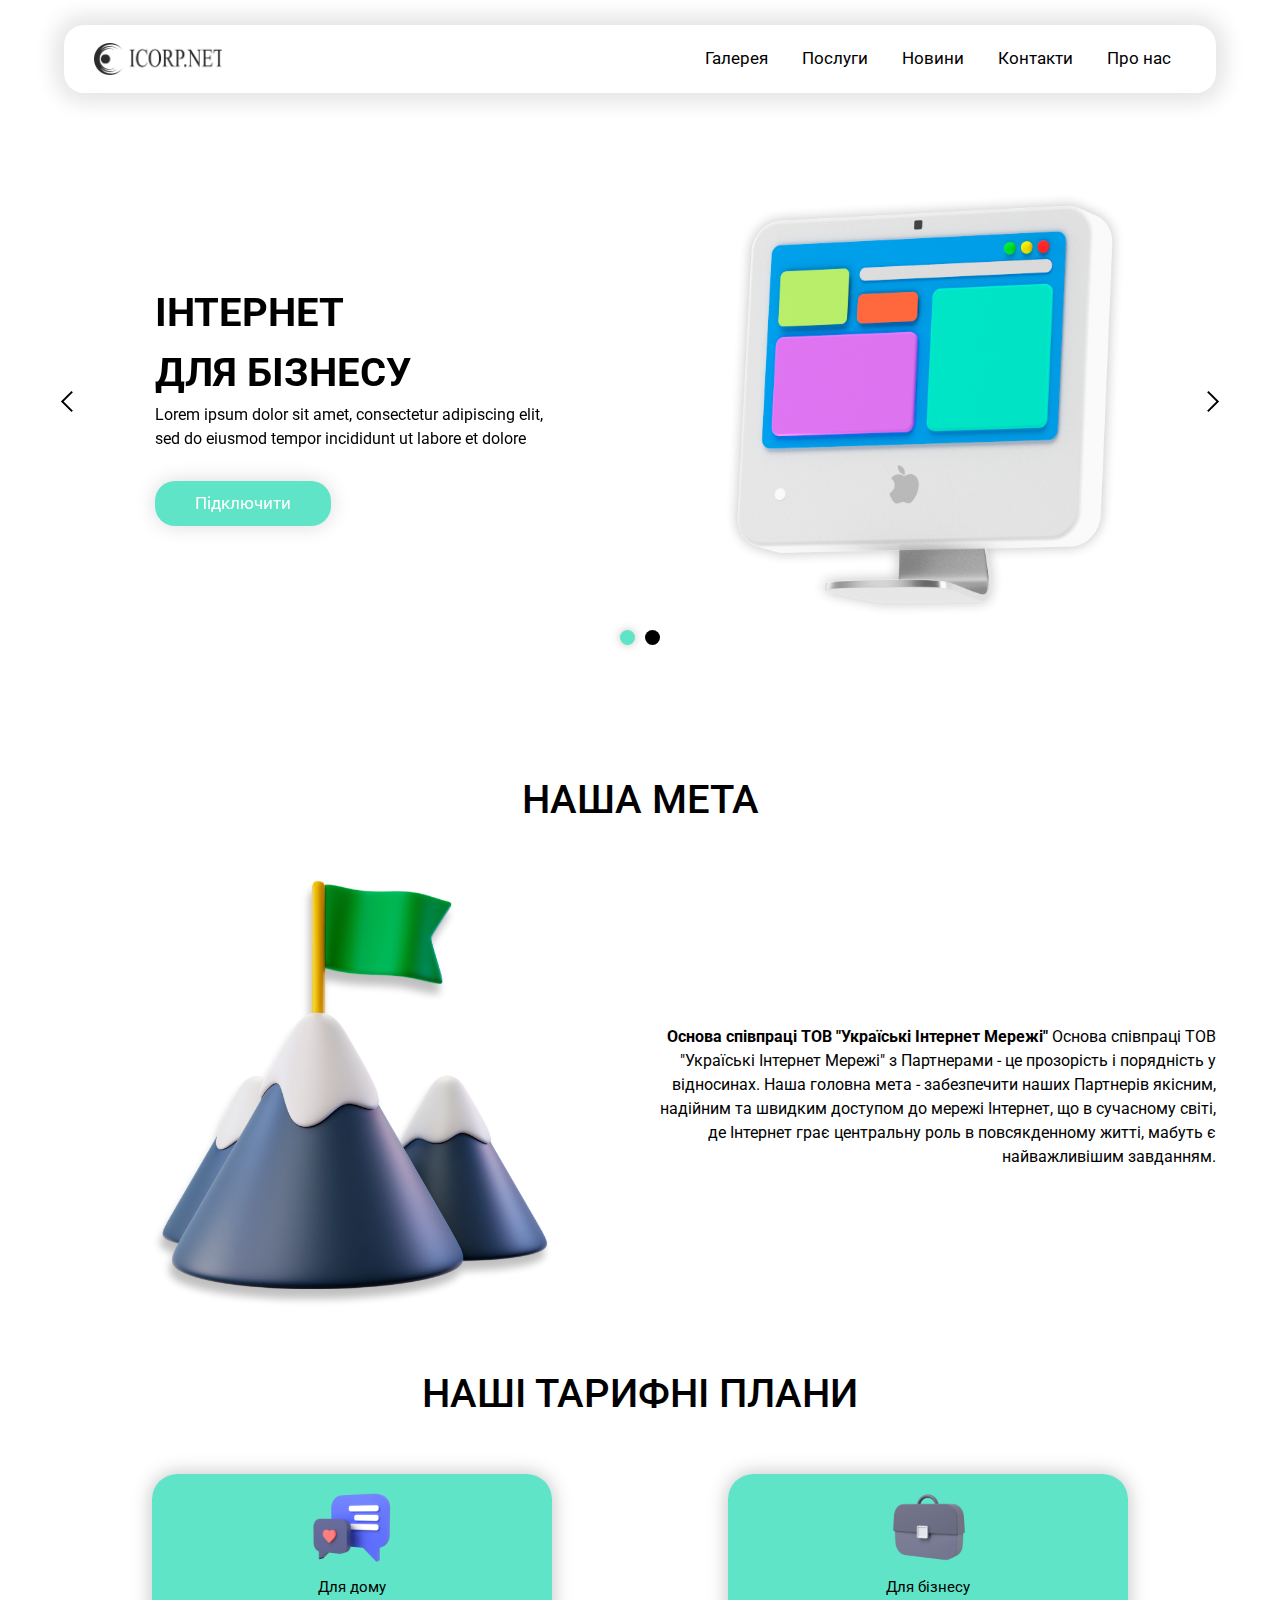
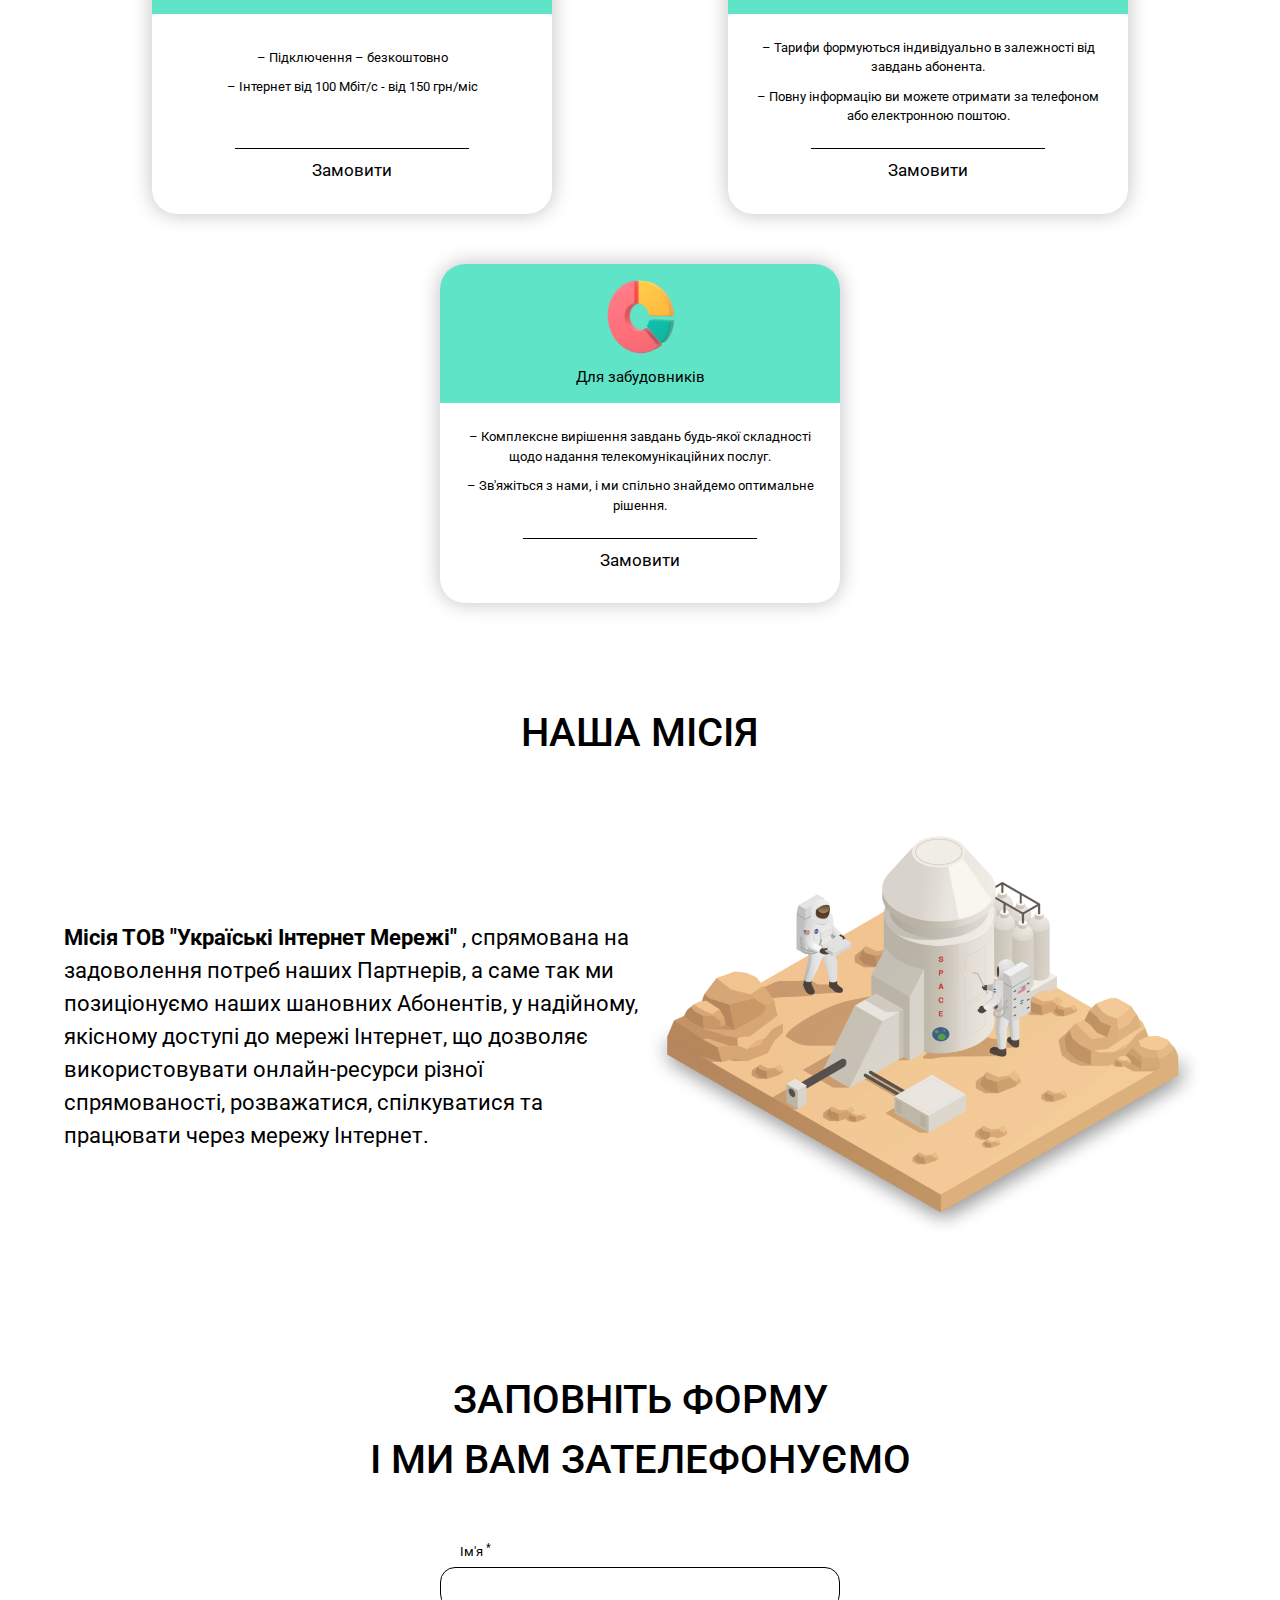
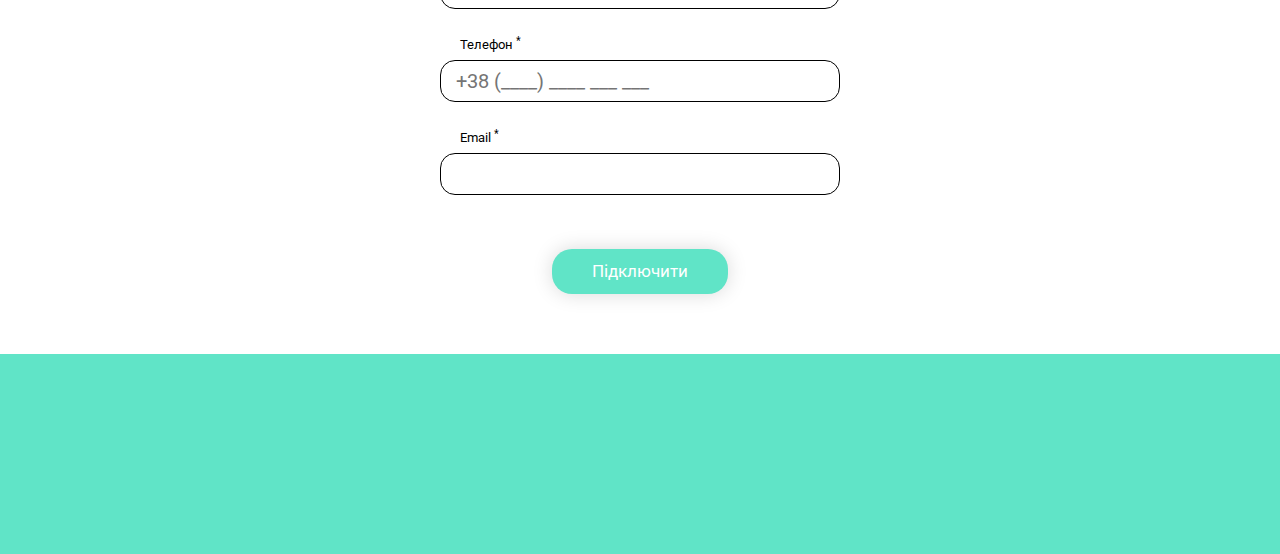
<file: index.html>
<!doctype html>
<html lang="uk">
<head>
    <meta charset="UTF-8">
    <meta name="viewport"
          content="width=device-width, user-scalable=no, initial-scale=1.0, maximum-scale=1.0, minimum-scale=1.0">
    <meta http-equiv="X-UA-Compatible" content="ie=edge">
    <title>Головна</title>
    <link rel="stylesheet" href="./style/slick.css">
    <link rel="stylesheet" href="./style/style.css">
    <link rel="stylesheet" href="./style/media.css">
    <script defer src="./script/jquery-3.6.0.min.js"></script>
    <script defer src="./script/slick.min.js"></script>
    <script defer src="./script/main.js"></script>
    <script defer src="./script/validation.js"></script>
</head>
<body>
<section class="header_section">
    <div class="container">
        <header>
            <div class="logo">
                <img src="./images/logo.png" alt="logo">
            </div>
            <nav class="head_menu ">
                <button class="navbar-toggle ">
                    <span></span>
                    <span></span>
                    <span></span>
                </button>
                <ul class="menu">
                    <!-- <li><a href="cabinet-profile.html">Особистий кабінет</a></li>  -->
                    <li><a href="gallery.html">Галерея</a></li>
                    <li><a href="./services.html">Послуги</a></li>
                    <li><a href="news.html">Новини</a></li>
                    <li><a href="contacts.html">Контакти</a></li>
                    <li><a href="about.html">Про нас</a></li>
                </ul>
            </nav>
        </header>
        <div class="header_slider">
            <div class="fade">
                <!--                slide-->
                <div class="slide">
                    <div class="slide_content">
                        <h2> ІНТЕРНЕТ <br>
                            ДЛЯ БІЗНЕСУ</h2>
                        <p>Lorem ipsum dolor sit amet, consectetur adipiscing elit, <br>
                            sed do eiusmod tempor incididunt ut labore et dolore </p>
                        <div class="connect_button">
                            <a href="#" class="button">Підключити</a>
                        </div>
                    </div>
                    <div class="slide_img">
                        <img src="./images/img1.png" alt="header img">
                    </div>
                </div>
                <!--                end slide-->
                <div class="slide">
                    <div class="slide_content">
                        <h2>ІНТЕРНЕТ  <br>
                            ДЛЯ ДОМУ</h2>
                        <p>Lorem ipsum dolor sit amet, consectetur adipiscing elit, <br>
                            sed do eiusmod tempor incididunt ut labore et dolore </p>
                        <div class="connect_button">
                            <a href="#" class="button">Підключити</a>
                        </div>
                    </div>
                    <div class="slide_img">
                        <img src="./images/img2.png" alt="header img">
                    </div>
                </div>
            </div>
        </div>
    </div>
</section>
<section class="our_goal">
    <div class="container">
        <div class="section_head">
            <h2>НАША МЕТА</h2>
        </div>
        <div class="block_wrap">
            <div class="block_img">
                <img src="./images/img2.png" alt="">
            </div>
            <div class="block_info">
                <p><strong>Основа співпраці ТОВ "Україські Інтернет Мережі"</strong> Основа співпраці ТОВ "Україські Інтернет Мережі" з Партнерами - це прозорість і порядність у відносинах.
                    Наша головна мета - забезпечити наших Партнерів якісним, надійним та швидким доступом до мережі Інтернет, що в сучасному світі, де Інтернет грає
                    центральну роль в повсякденному житті, мабуть є найважливішим завданням.</p>
            </div>
        </div>
    </div>
</section>
<section class="our_tariff">
    <div class="container">
        <div class="section_head">
            <h2>НАШІ ТАРИФНІ ПЛАНИ</h2>
        </div>
        <div class="tariff_wrap">
            <div class="tariff_item">
                <div class="item_header">
                    <img src="./images/item_one.png" alt="item">
                    <p>Для дому</p>
                </div>
                <div class="item_body">
                    <div class="item_inner_text">
                        <p>– Підключення – безкоштовно</p>
                        <p>– Інтернет від 100 Мбіт/с - від 150 грн/міс</p>
                    </div>
                    <div class="item_button">
                        <a href="./contacts.html">Замовити</a>
                    </div>
                </div>
            </div>
            <div class="tariff_item">
                <div class="item_header">
                    <img src="./images/item_two.png" alt="item">
                    <p>Для бізнесу</p>
                </div>
                <div class="item_body">
                    <div class="item_inner_text">
                        <p>– Тарифи формуються індивідуально в залежності від завдань абонента.</p>
                        <p>– Повну інформацію ви можете отримати за телефоном або електронною поштою.</p>
                    </div>
                    <div class="item_button">
                        <a href="./contacts.html">Замовити</a>
                    </div>
                </div>
            </div>
            <div class="tariff_item">
                <div class="item_header">
                    <img src="./images/item_three.png" alt="item">
                    <p>Для забудовників</p>
                </div>
                <div class="item_body">
                    <div class="item_inner_text">
                        <p>– Комплексне вирішення завдань будь-якої складності щодо надання телекомунікаційних послуг.</p>
                        <p>– Зв'яжіться з нами, і ми спільно знайдемо оптимальне рішення.</p>
                    </div>
                    <div class="item_button">
                        <a href="./contacts.html">Замовити</a>
                    </div>
                </div>
            </div>

        </div>
    </div>
</section>

<section class="mission_section">
    <div class="container">
        <div class="section_head">
            <h2>НАША МІСІЯ</h2>
        </div>
        <div class="mission_wrap">
            <div class="mission_text">
                <p><strong>Місія ТОВ "Україські Інтернет Мережі"</strong> ,  спрямована на задоволення потреб наших Партнерів,
                    а саме так ми позиціонуємо наших шановних Абонентів, у надійному, якісному доступі до мережі Інтернет,
                    що дозволяє використовувати онлайн-ресурси різної спрямованості, розважатися, спілкуватися та працювати через мережу Інтернет. </p>
            </div>
            <div class="mission_img">
                <img src="./images/mission.png" alt="mission image">
            </div>
        </div>
    </div>
</section>
<section class="main_form">
    <div class="container">
        <div class="section_head">
            <h2>ЗАПОВНІТЬ ФОРМУ <br>
                І МИ ВАМ ЗАТЕЛЕФОНУЄМО</h2>
        </div>
        <div class="form_wrap">
            <form action="https://formspree.io/f/mdorbdae"
                  method="POST" id="myForm" onsubmit="validateForm(event)">
                <div class="name_input">
                    <label for="name">Ім'я <sup>*</sup></label>
                    <input type="text" name="name" id="name" required>
                    <input type="hidden" name="_language" value="uk" />
                    <span class="error" id="nameError"></span>
                </div>
                <div class="tel_input">
                    <label for="tel">Телефон <sup>*</sup></label>
                    <input type="tel" name="tel" id="tel" required placeholder="+38 (____) ____ ___ ___">
                    <span class="error" id="telError"></span>
                </div>
                <div class="email_input">
                    <label for="_replyto">Email <sup>*</sup></label>
                    <input type="email" name="_replyto" id="_replyto" required>
                    <span class="error" id="emailError"></span>
                </div>
                <div class="connect_button">
                    <button type="submit" class="button">Підключити</button>
                </div>
            </form>
        </div>
    </div>
</section>
<footer></footer>
</body>
</html>
</file>
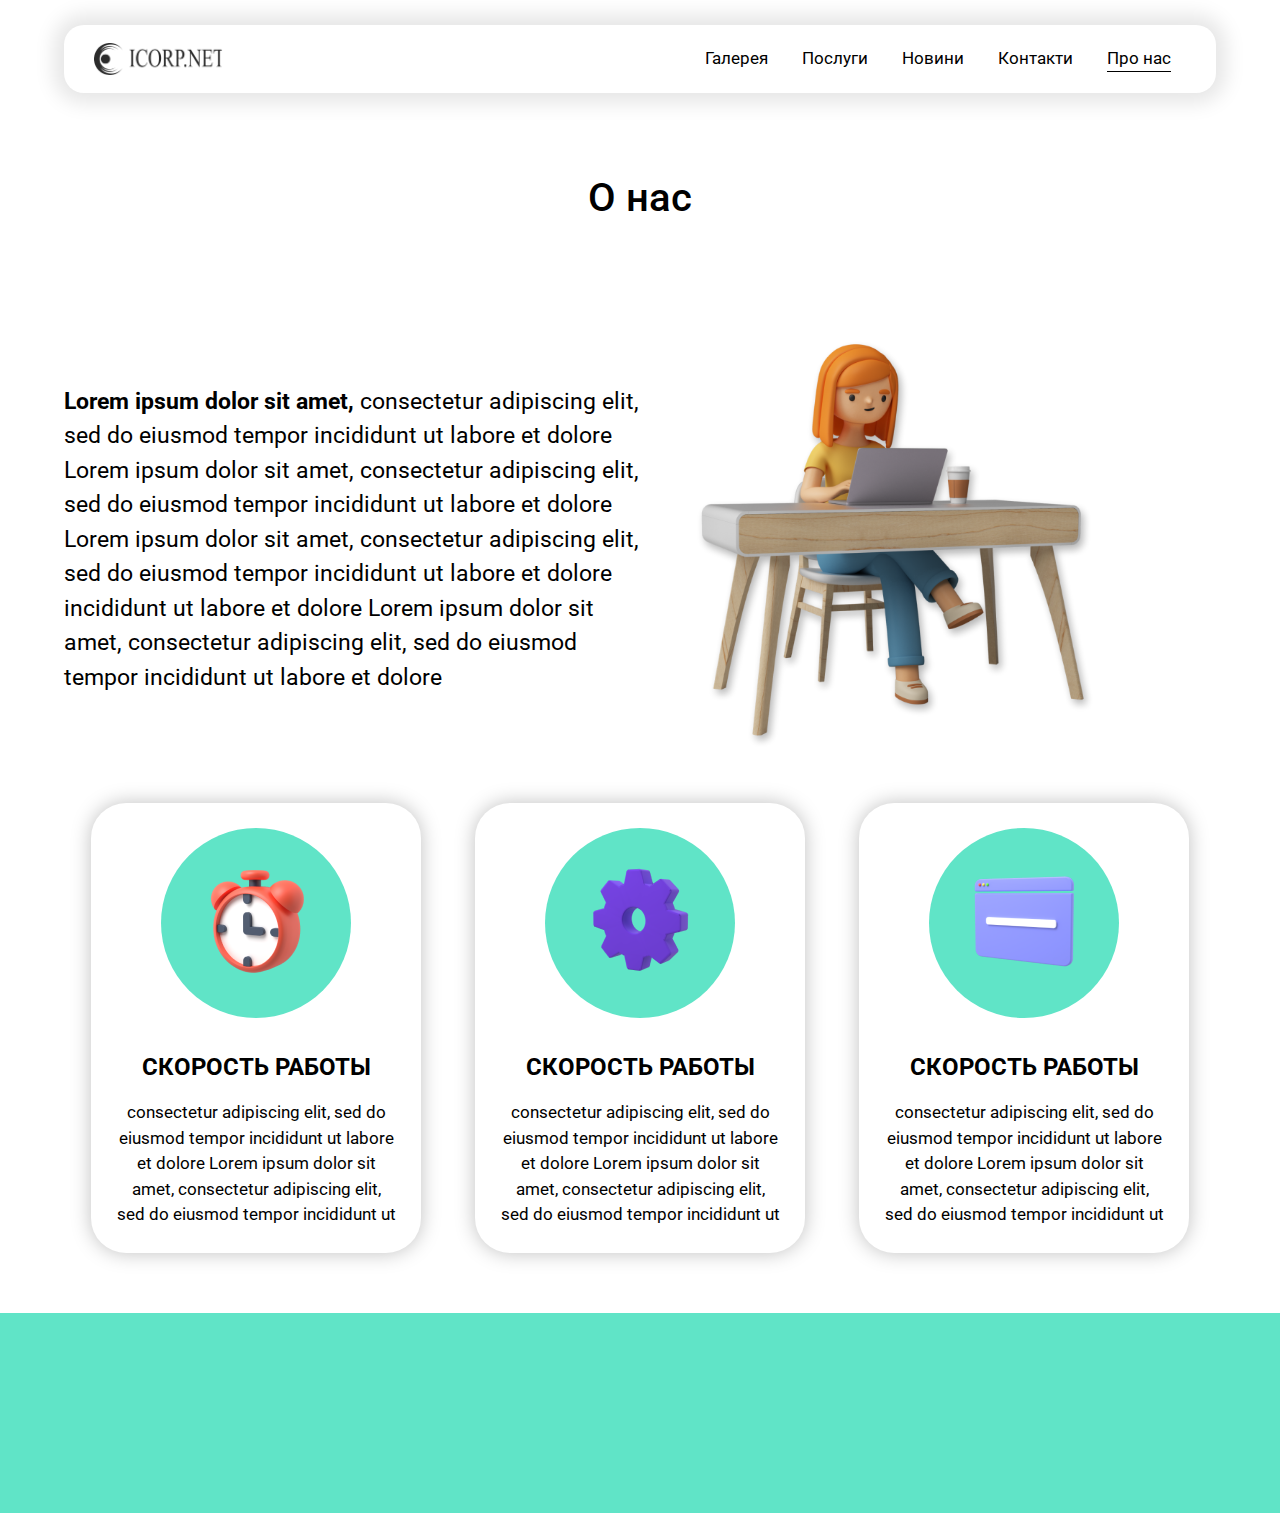
<file: about.html>
<!doctype html>
<html lang="uk">
<head>
    <meta charset="UTF-8">
    <meta name="viewport"
          content="width=device-width, user-scalable=no, initial-scale=1.0, maximum-scale=1.0, minimum-scale=1.0">
    <meta http-equiv="X-UA-Compatible" content="ie=edge">
    <title>Контакты</title>
    <link rel="stylesheet" href="./style/slick.css">
    <link rel="stylesheet" href="./style/style.css">
    <link rel="stylesheet" href="./style/media.css">

</head>
<body>
<section class="header_section">
    <div class="container">
        <header>
            <div class="logo">
                <a href="index.html"><img src="./images/logo.png" alt="logo"></a>
            </div>
            <nav class="head_menu">
                <button class="navbar-toggle">
                    <span></span>
                    <span></span>
                    <span></span>
                </button>
                <ul class="menu">
<!-- <li><a href="cabinet-profile.html">Особистий кабінет</a></li>  -->
                    <li><a href="gallery.html">Галерея</a></li>
                    <li><a href="./services.html">Послуги</a></li>
                    <li><a href="news.html">Новини</a></li>
                    <li><a href="contacts.html">Контакти</a></li>
                    <li class="active_menu"><a href="about.html">Про нас</a></li>
                </ul>
            </nav>
        </header>
    </div>
</section>
<section class="about_section">
    <div class="container">
        <div class="section_head">
            <h2>О нас</h2>
        </div>
        <div class="about_wrap">
            <div class="about_information">
                <p><strong>Lorem ipsum dolor sit amet,</strong> consectetur adipiscing elit, sed do eiusmod tempor
                    incididunt ut labore
                    et dolore Lorem ipsum dolor sit amet, consectetur adipiscing elit, sed do eiusmod tempor incididunt
                    ut labore et dolore Lorem ipsum dolor sit amet, consectetur adipiscing elit, sed do eiusmod tempor
                    incididunt ut labore et dolore incididunt ut labore et dolore Lorem ipsum dolor sit amet,
                    consectetur adipiscing elit, sed do eiusmod tempor incididunt ut labore et dolore</p>
            </div>
            <div class="about_image">
                <img src="./images/about_img.png" alt="">
            </div>
        </div>
    </div>
</section>
<section class="about_infoSection">
    <div class="container">
        <div class="about_info_wrap">
            <div class="about_info_item">
                <div class="item_img">
                    <img src="./images/clock.png" alt="">
                </div>
                <div class="about_info_description">
                    <h2>СКОРОСТЬ РАБОТЫ</h2>
                    <p>consectetur adipiscing elit, sed do eiusmod tempor incididunt ut labore et dolore Lorem ipsum
                        dolor sit amet, consectetur adipiscing elit, sed do eiusmod tempor incididunt ut </p>
                </div>
            </div>
            <div class="about_info_item">
                <div class="item_img">
                    <img src="./images/gear.png" alt="">
                </div>
                <div class="about_info_description">
                    <h2>СКОРОСТЬ РАБОТЫ</h2>
                    <p>consectetur adipiscing elit, sed do eiusmod tempor incididunt ut labore et dolore Lorem ipsum
                        dolor sit amet, consectetur adipiscing elit, sed do eiusmod tempor incididunt ut </p>
                </div>
            </div>
            <div class="about_info_item">
                <div class="item_img">
                    <img src="./images/card.png" alt="">
                </div>
                <div class="about_info_description">
                    <h2>СКОРОСТЬ РАБОТЫ</h2>
                    <p>consectetur adipiscing elit, sed do eiusmod tempor incididunt ut labore et dolore Lorem ipsum
                        dolor sit amet, consectetur adipiscing elit, sed do eiusmod tempor incididunt ut </p>
                </div>
            </div>

        </div>
    </div>
</section>
<footer>

</footer>
<script src="./script/jquery-3.6.0.min.js"></script>
<script src="./script/slick.min.js"></script>
<script src="./script/main.js"></script>
</body>
</html>
</file>
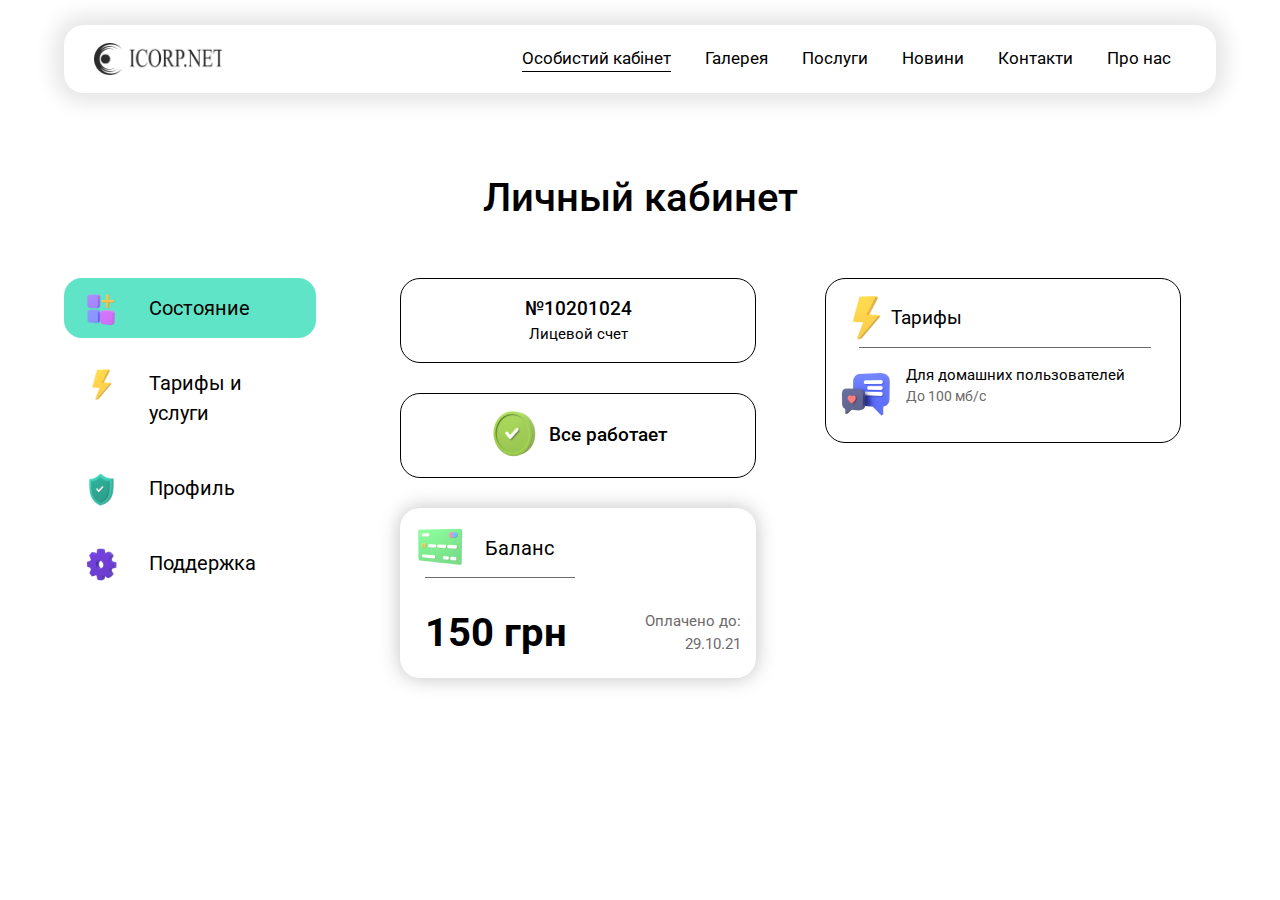
<file: cabinet-condition.html>
<!doctype html>
<html lang="uk">
<head>
    <meta charset="UTF-8">
    <meta name="viewport"
          content="width=device-width, user-scalable=no, initial-scale=1.0, maximum-scale=1.0, minimum-scale=1.0">
    <meta http-equiv="X-UA-Compatible" content="ie=edge">
    <title>Особистий кабінет</title>
    <link rel="stylesheet" href="./style/slick.css">
    <link rel="stylesheet" href="./style/style.css">
    <link rel="stylesheet" href="./style/media.css">
</head>
<body>
<section class="header_section">
    <div class="container">
        <header>
            <div class="logo">
                <a href="index.html"><img src="./images/logo.png" alt="logo"></a>
            </div>
            <nav class="head_menu">
                <button class="navbar-toggle">
                    <span></span>
                    <span></span>
                    <span></span>
                </button>
                <ul class="menu">
                    <li class="active_menu"><a href="cabinet-profile.html">Особистий кабінет</a></li>
                    <li><a href="gallery.html">Галерея</a></li>
                    <li><a href="#">Послуги</a></li>
                    <li><a href="news.html">Новини</a></li>
                    <li><a href="contacts.html">Контакти</a></li>
                    <li><a href="#">Про нас</a></li>
                </ul>
            </nav>
        </header>
    </div>
</section>
<section class="cabinet_main_section">
    <div class="container">
        <div class="section_head">
            <h2>Личный кабинет</h2>
        </div>
        <div class="cabinet_wrap">
            <div class="sidebar">
                <nav class="sidebar_menu">
                    <ul>
                        <li class="active_sidebar"><a href="#" class="condition">Состояние</a></li>
                        <!--                        <li><a href="#" class="payment">Оплата</a></li>-->
                        <li><a href="cabinet-tariff.html" class="tariff">Тарифы и услуги</a></li>
                        <li><a href="cabinet-profile.html" class="profile">Профиль</a></li>
                        <li><a href="cabinet-support.html" class="support">Поддержка</a></li>
                    </ul>
                </nav>
            </div>
            <div class="main_screen">
                <div class="personal_account_wrap">
                    <div class="personal_information">
                        <div class="personal_account">
                            <p class="personal_number">№10201024</p>
                            <p>Лицевой счет</p>
                        </div>
                        <div class="status">
                            <img src="./images/ok.png" alt="ok status">
                            <span> Все работает </span>
                        </div>
                        <div class="balance">
                            <div class="balance_header">
                                <img src="./images/balance.png" alt="">
                                <span>Баланс</span>
                            </div>
                            <div class="balance_status">
                                <p class="money_count">150 грн</p>
                                <div class="balance_status_date">
                                    <p>Оплачено до:</p>
                                    <p class="pay_date">29.10.21</p>
                                </div>
                            </div>

                        </div>
                    </div>
                    <div class="user_tariff">
                        <div class="balance_header">
                            <img src="./images/tarif.png" alt="">
                            <span>Тарифы</span>
                        </div>
                        <div class="main_tariff">
                            <img src="images/main_tariff.png" alt="">
                            <div class="tariff_info">
                                <p class="tariff_name">Для домашних пользователей </p>
                                <p class="internet_speed">До 100 мб/с</p>
                            </div>
                        </div>
                    </div>
                </div>
            </div>
        </div>
    </div>
</section>
<script src="./script/jquery-3.6.0.min.js"></script>
<script src="./script/main.js"></script>
</body>
</html>
</file>
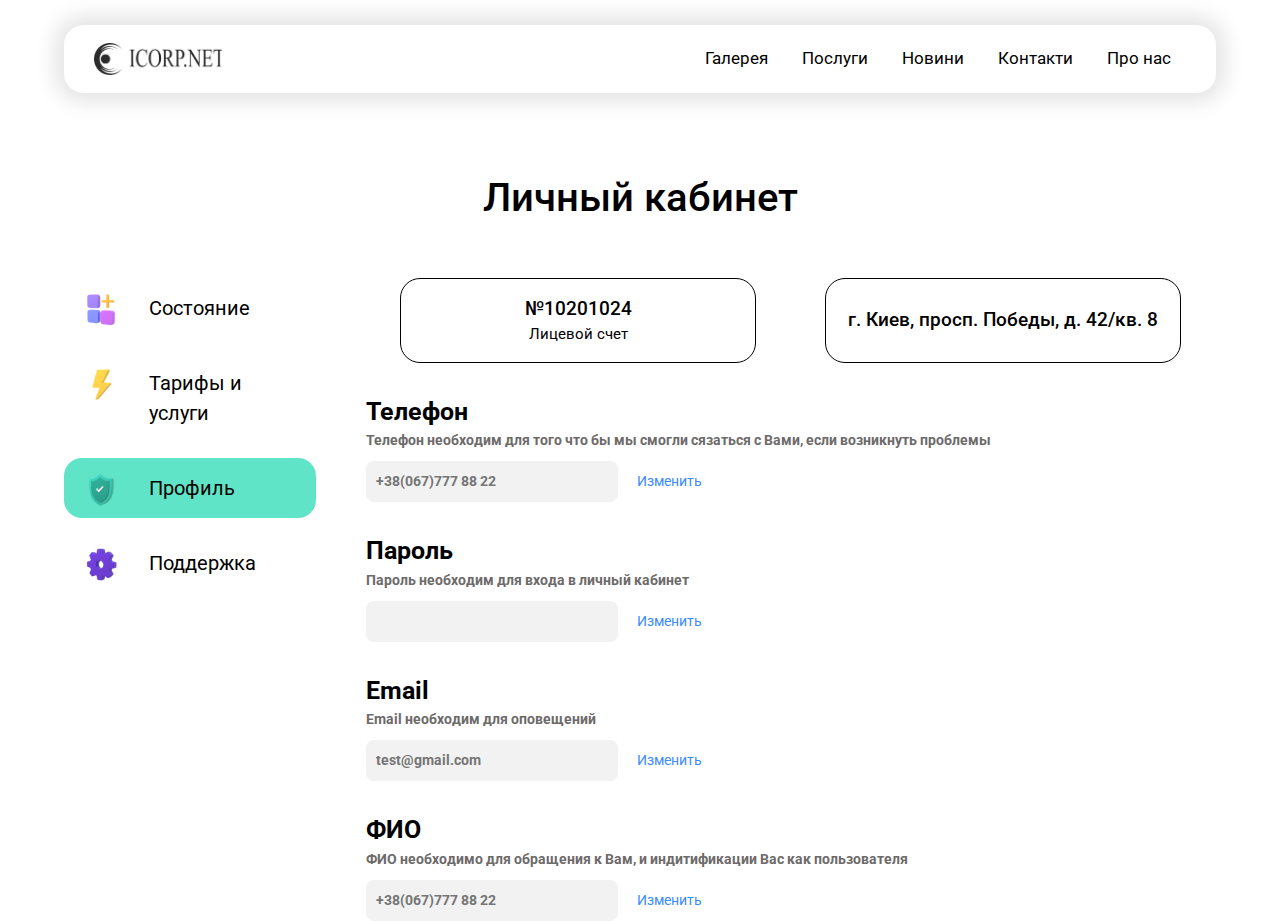
<file: cabinet-profile.html>
<!doctype html>
<html lang="ru">
<head>
    <meta charset="UTF-8">
    <meta name="viewport"
          content="width=device-width, user-scalable=no, initial-scale=1.0, maximum-scale=1.0, minimum-scale=1.0">
    <meta http-equiv="X-UA-Compatible" content="ie=edge">
    <title>Особистий кабінет</title>
    <link rel="stylesheet" href="./style/slick.css">
    <link rel="stylesheet" href="./style/style.css">
    <link rel="stylesheet" href="./style/media.css">

</head>
<body>
<section class="header_section">
    <div class="container">
        <header>
            <div class="logo">
                <a href="index.html"><img src="./images/logo.png" alt="logo"></a>
            </div>
            <nav class="head_menu">
                <button class="navbar-toggle">
                    <span></span>
                    <span></span>
                    <span></span>
                </button>
                <ul class="menu">
                    <!--                    <li class="active_menu"><a href="cabinet-profile.html">Особистий кабінет</a></li>-->
                    <li><a href="gallery.html">Галерея</a></li>
                    <li><a href="#">Послуги</a></li>
                    <li><a href="news.html">Новини</a></li>
                    <li><a href="contacts.html">Контакти</a></li>
                    <li><a href="#">Про нас</a></li>
                </ul>
            </nav>
        </header>
    </div>
</section>
<section class="cabinet_main_section">
    <div class="container">
        <div class="section_head">
            <h2>Личный кабинет</h2>
        </div>
        <div class="cabinet_wrap">
            <div class="sidebar">
                <nav class="sidebar_menu">
                    <ul>
                        <li><a href="cabinet-condition.html" class="condition">Состояние</a></li>
                        <!--                        <li><a href="#" class="payment">Оплата</a></li>-->
                        <li><a href="cabinet-tariff.html" class="tariff">Тарифы и услуги</a></li>
                        <li class="active_sidebar"><a href="#" class="profile">Профиль</a></li>
                        <li><a href="cabinet-support.html" class="support">Поддержка</a></li>
                    </ul>
                </nav>
            </div>
            <div class="main_screen">
                <div class="personal_account_wrap">
                    <div class="personal_account">
                        <p class="personal_number">№10201024</p>
                        <p>Лицевой счет</p>
                    </div>
                    <div class="address_user">
                        <p class="personal_address">г. Киев, просп. Победы, д. 42/кв. 8</p>
                    </div>
                </div>
                <div class="user_information">
                    <form action="" class="main_user_info">
                        <div class="form_inner_item">
                            <label for="phone">
                                Телефон
                            </label>
                            <p>Телефон необходим для того что бы мы смогли сязаться с Вами,
                                если возникнуть проблемы</p>
                            <input type="text" id="phone" placeholder="+38(067)777 88 22">
                            <button>Изменить</button>

                        </div>
                        <div class="form_inner_item">
                            <label for="pass">
                                Пароль
                            </label>
                            <p>Пароль необходим для входа в личный кабинет</p>
                            <input type="password" id="pass">
                            <button>Изменить</button>

                        </div>
                        <div class="form_inner_item">
                            <label for="email">
                                Email
                            </label>
                            <p>Email необходим для оповещений</p>
                            <input type="text" id="email" placeholder="test@gmail.com">
                            <button>Изменить</button>

                        </div>
                        <div class="form_inner_item">
                            <label for="fio">
                                ФИО
                            </label>
                            <p>ФИО необходимо для обращения к Вам, и индитификации
                                Вас как пользователя</p>
                            <input type="text" id="fio" placeholder="+38(067)777 88 22">
                            <button>Изменить</button>
                        </div>

                    </form>
                </div>
            </div>
        </div>
    </div>
</section>
<script src="./script/jquery-3.6.0.min.js"></script>
<script src="./script/main.js"></script>
</body>
</html>
</file>
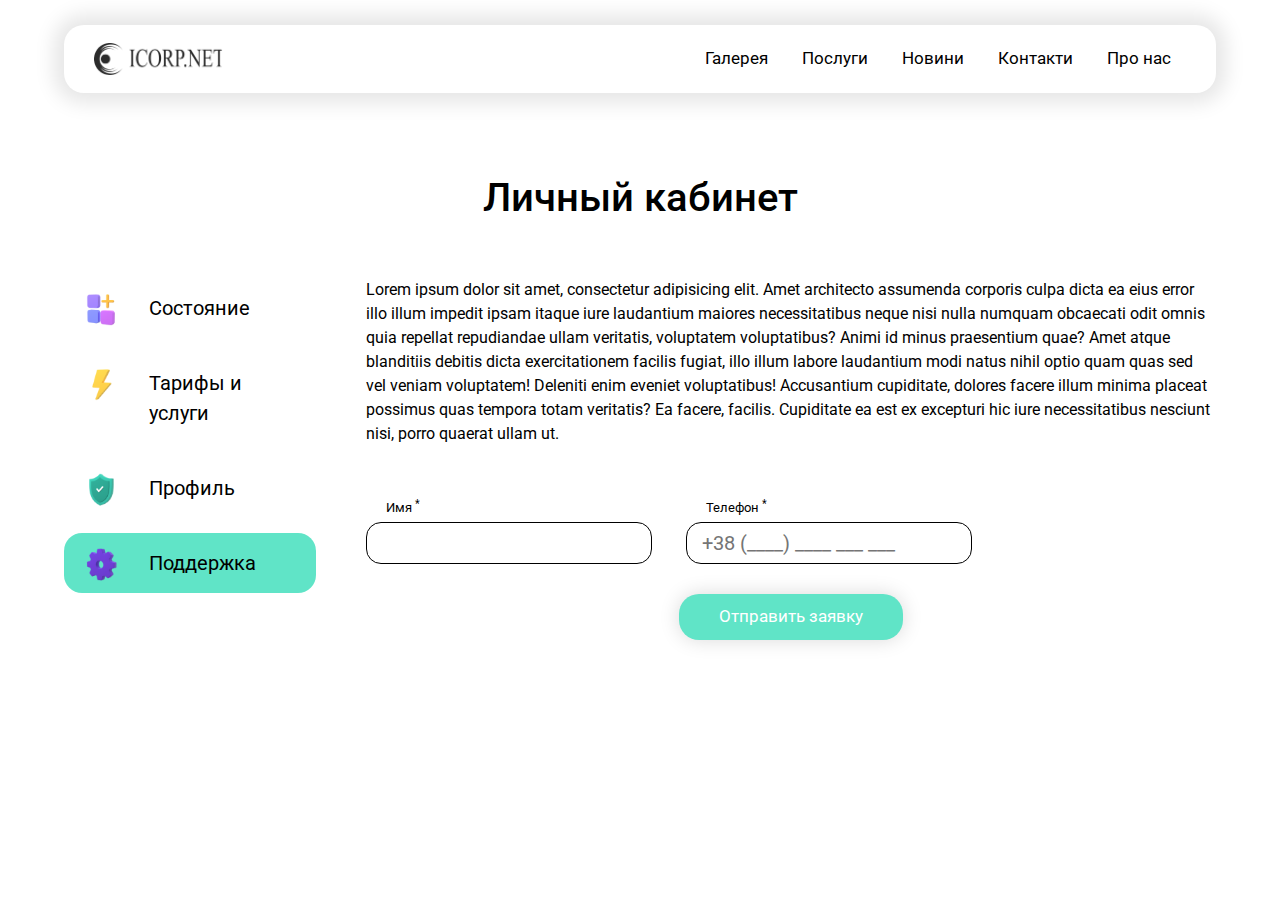
<file: cabinet-support.html>
<!doctype html>
<html lang="ru">
<head>
    <meta charset="UTF-8">
    <meta name="viewport"
          content="width=device-width, user-scalable=no, initial-scale=1.0, maximum-scale=1.0, minimum-scale=1.0">
    <meta http-equiv="X-UA-Compatible" content="ie=edge">
    <title>Особистий кабінет</title>
    <link rel="stylesheet" href="./style/slick.css">
    <link rel="stylesheet" href="./style/style.css">
    <link rel="stylesheet" href="./style/media.css">

</head>
<body>
<section class="header_section">
    <div class="container">
        <header>
            <div class="logo">
                <a href="index.html"><img src="./images/logo.png" alt="logo"></a>
            </div>
            <nav class="head_menu">
                <button class="navbar-toggle">
                    <span></span>
                    <span></span>
                    <span></span>
                </button>
                <ul class="menu">
                    <!--                    <li class="active_menu"><a href="cabinet-profile.html">Особистий кабінет</a></li>-->
                    <li><a href="gallery.html">Галерея</a></li>
                    <li><a href="#">Послуги</a></li>
                    <li><a href="news.html">Новини</a></li>
                    <li><a href="contacts.html">Контакти</a></li>
                    <li><a href="#">Про нас</a></li>
                </ul>
            </nav>
        </header>
    </div>
</section>
<section class="cabinet_main_section">
    <div class="container">
        <div class="section_head">
            <h2>Личный кабинет</h2>
        </div>
        <div class="cabinet_wrap">
            <div class="sidebar">
                <nav class="sidebar_menu">
                    <ul>
                        <li><a href="cabinet-condition.html" class="condition">Состояние</a></li>
                        <!--                        <li><a href="#" class="payment">Оплата</a></li>-->
                        <li><a href="cabinet-tariff.html" class="tariff">Тарифы и услуги</a></li>
                        <li><a href="cabinet-profile.html" class="profile">Профиль</a></li>
                        <li class="active_sidebar"><a href="#" class="support">Поддержка</a></li>
                    </ul>
                </nav>
            </div>
            <div class="main_screen">
                <p>Lorem ipsum dolor sit amet, consectetur adipisicing elit. Amet architecto assumenda corporis culpa
                    dicta ea eius error illo illum impedit ipsam itaque iure laudantium maiores necessitatibus neque
                    nisi nulla numquam obcaecati odit omnis quia repellat repudiandae ullam veritatis, voluptatem
                    voluptatibus? Animi id minus praesentium quae? Amet atque blanditiis debitis dicta exercitationem
                    facilis fugiat, illo illum labore laudantium modi natus nihil optio quam quas sed vel veniam
                    voluptatem! Deleniti enim eveniet voluptatibus! Accusantium cupiditate, dolores facere illum minima
                    placeat possimus quas tempora totam veritatis? Ea facere, facilis. Cupiditate ea est ex excepturi
                    hic iure necessitatibus nesciunt nisi, porro quaerat ullam ut.</p>
                <div class="form_wrap">
                    <form action="">
                        <div class="name_input">
                            <label for="name">Имя <sup>*</sup></label>
                            <input type="text" id="name" required>
                        </div>
                        <div class="tel_input">
                            <label for="tel">Телефон <sup>*</sup></label>
                            <input type="text" id="tel" required placeholder="+38 (____) ____ ___ ___">
                        </div>
                        <div class="connect_button">
                            <button type="submit" class="button">Отправить заявку</button>
                        </div>
                    </form>
                </div>
            </div>
        </div>
    </div>
</section>
<script src="./script/jquery-3.6.0.min.js"></script>
<script src="./script/main.js"></script>
</body>
</html>
</file>
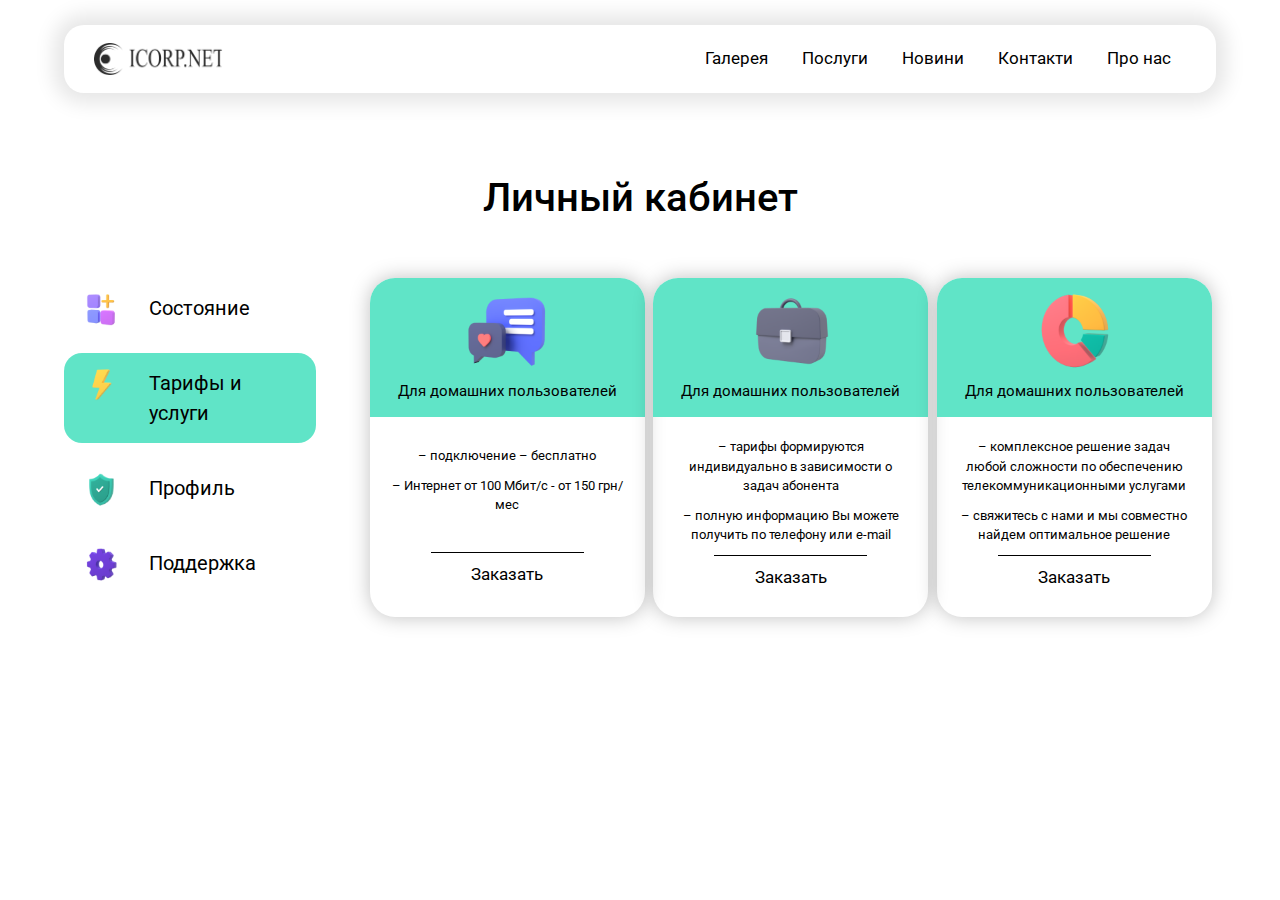
<file: cabinet-tariff.html>
<!doctype html>
<html lang="ru">
<head>
    <meta charset="UTF-8">
    <meta name="viewport"
          content="width=device-width, user-scalable=no, initial-scale=1.0, maximum-scale=1.0, minimum-scale=1.0">
    <meta http-equiv="X-UA-Compatible" content="ie=edge">
    <title>Особистий кабінет</title>
    <link rel="stylesheet" href="./style/slick.css">
    <link rel="stylesheet" href="./style/style.css">
    <link rel="stylesheet" href="./style/media.css">

</head>
<body>
<section class="header_section">
    <div class="container">
        <header>
            <div class="logo">
                <a href="index.html"><img src="./images/logo.png" alt="logo"></a>
            </div>
            <nav class="head_menu">
                <button class="navbar-toggle">
                    <span></span>
                    <span></span>
                    <span></span>
                </button>
                <ul class="menu">
                    <!--                    <li class="active_menu"><a href="cabinet-profile.html">Особистий кабінет</a></li>-->
                    <li><a href="gallery.html">Галерея</a></li>
                    <li><a href="#">Послуги</a></li>
                    <li><a href="news.html">Новини</a></li>
                    <li><a href="contacts.html">Контакти</a></li>
                    <li><a href="#">Про нас</a></li>
                </ul>
            </nav>
        </header>
    </div>
</section>
<section class="cabinet_main_section">
    <div class="container">
        <div class="section_head">
            <h2>Личный кабинет</h2>
        </div>
        <div class="cabinet_wrap">
            <div class="sidebar">
                <nav class="sidebar_menu">
                    <ul>
                        <li><a href="cabinet-condition.html" class="condition">Состояние</a></li>
                        <!--                        <li><a href="#" class="payment">Оплата</a></li>-->
                        <li class="active_sidebar"><a href="#" class="tariff">Тарифы и услуги</a></li>
                        <li><a href="cabinet-profile.html" class="profile">Профиль</a></li>
                        <li><a href="cabinet-support.html" class="support">Поддержка</a></li>
                    </ul>
                </nav>
            </div>
            <div class="main_screen">
                <div class="tariff_wrap">
                    <div class="tariff_item">
                        <div class="item_header">
                            <img src="./images/item_one.png" alt="item">
                            <p>Для домашних пользователей</p>
                        </div>
                        <div class="item_body">
                            <div class="item_inner_text">
                                <p>– подключение – бесплатно</p>
                                <p>– Интернет от 100 Мбит/с - от 150 грн/мес</p>
                            </div>
                            <div class="item_button">
                                <a href="#">Заказать</a>
                            </div>
                        </div>
                    </div>
                    <div class="tariff_item">
                        <div class="item_header">
                            <img src="./images/item_two.png" alt="item">
                            <p>Для домашних пользователей</p>
                        </div>
                        <div class="item_body">
                            <div class="item_inner_text">
                                <p>– тарифы формируются индивидуально в зависимости о задач абонента</p>
                                <p>– полную информацию Вы можете получить по телефону или e-mail</p>
                            </div>
                            <div class="item_button">
                                <a href="#">Заказать</a>
                            </div>
                        </div>
                    </div>
                    <div class="tariff_item">
                        <div class="item_header">
                            <img src="./images/item_three.png" alt="item">
                            <p>Для домашних пользователей</p>
                        </div>
                        <div class="item_body">
                            <div class="item_inner_text">
                                <p>– комплексное решение задач любой сложности по обеспечению телекоммуникационными
                                    услугами</p>
                                <p>– свяжитесь с нами и мы совместно найдем оптимальное решение</p>
                            </div>
                            <div class="item_button">
                                <a href="#">Заказать</a>
                            </div>
                        </div>
                    </div>

                </div>

            </div>
        </div>
    </div>
</section>
<script src="./script/jquery-3.6.0.min.js"></script>
<script src="./script/main.js"></script>
</body>
</html>
</file>
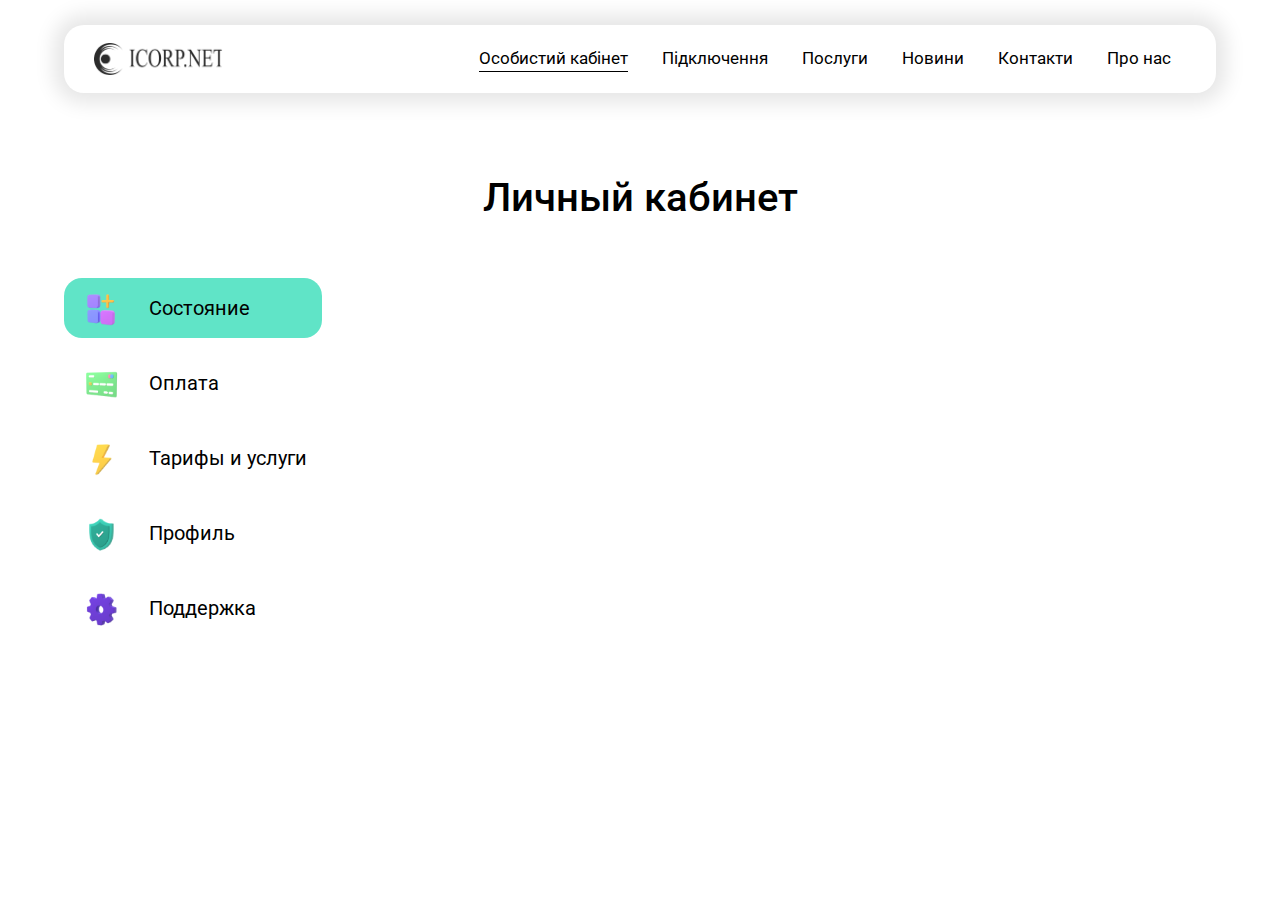
<file: cabinet.html>
<!doctype html>
<html lang="ru">
<head>
    <meta charset="UTF-8">
    <meta name="viewport"
          content="width=device-width, user-scalable=no, initial-scale=1.0, maximum-scale=1.0, minimum-scale=1.0">
    <meta http-equiv="X-UA-Compatible" content="ie=edge">
    <title>Особистий кабінет</title>
    <link rel="stylesheet" href="./style/slick.css">
    <link rel="stylesheet" href="./style/style.css">
</head>
<body>
<section class="header_section">
    <div class="container">
        <header>
            <div class="logo">
                <a href="index.html"><img src="./images/logo.png" alt="logo"></a>
            </div>
            <nav class="head_menu">
                <!--                <button class="navbar-toggle">-->
                <!--                    <span></span>-->
                <!--                    <span></span>-->
                <!--                    <span></span>-->
                <!--                </button>-->
                <ul class="menu">
                    <li class="active_menu"><a href="cabinet.html">Особистий кабінет</a></li>
                    <li><a href="#">Підключення</a></li>
                    <li><a href="#">Послуги</a></li>
                    <li><a href="news.html">Новини</a></li>
                    <li><a href="contacts.html">Контакти</a></li>
                    <li><a href="#">Про нас</a></li>
                </ul>
            </nav>
        </header>
    </div>
</section>
<section class="cabinet_main_section">
    <div class="container">
        <div class="section_head">
            <h2>Личный кабинет</h2>
        </div>
        <div class="sidebar">
            <nav class="sidebar_menu">
                <ul>
                    <li class="active_sidebar"><a href="#" class="condition">Состояние</a></li>
                    <li><a href="#" class="payment">Оплата</a></li>
                    <li><a href="#" class="tariff">Тарифы и услуги</a></li>
                    <li><a href="#" class="profile">Профиль</a></li>
                    <li><a href="#" class="support">Поддержка</a></li>
                </ul>
            </nav>
        </div>
    </div>

</section>
</body>
</html>
</file>
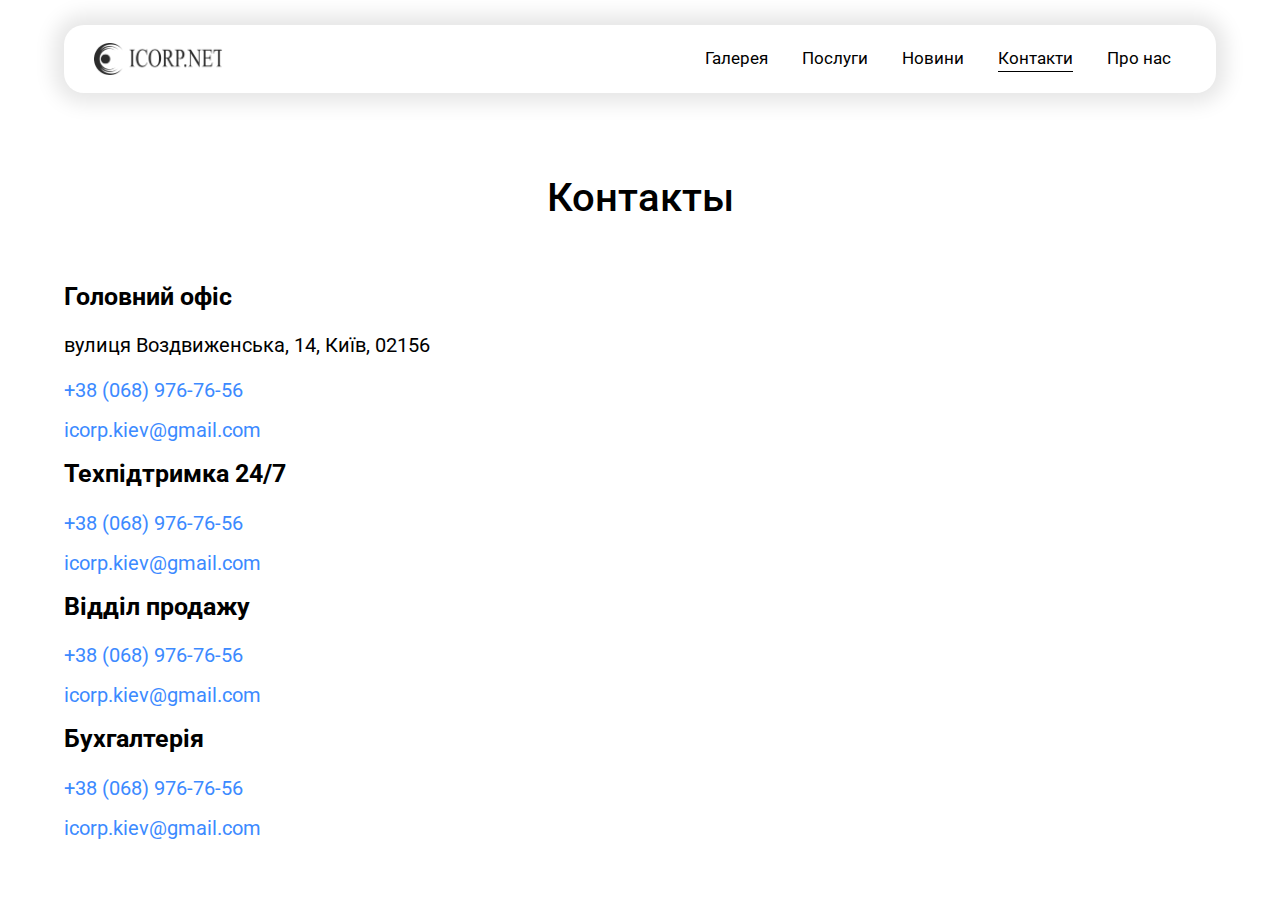
<file: contacts.html>
<!doctype html>
<html lang="uk">
<head>
    <meta charset="UTF-8">
    <meta name="viewport"
          content="width=device-width, user-scalable=no, initial-scale=1.0, maximum-scale=1.0, minimum-scale=1.0">
    <meta http-equiv="X-UA-Compatible" content="ie=edge">
    <title>Контакты</title>
    <link rel="stylesheet" href="./style/slick.css">
    <link rel="stylesheet" href="./style/style.css">
    <link rel="stylesheet" href="./style/media.css">

</head>
<body>
<section class="header_section">
    <div class="container">
        <header>
            <div class="logo">
                <a href="index.html"><img src="./images/logo.png" alt="logo"></a>
            </div>
            <nav class="head_menu">
                <button class="navbar-toggle">
                    <span></span>
                    <span></span>
                    <span></span>
                </button>
                <ul class="menu">
                    <!-- <li><a href="cabinet-profile.html">Особистий кабінет</a></li>  -->
                    <li><a href="gallery.html">Галерея</a></li>
                    <li><a href="./services.html">Послуги</a></li>
                    <li><a href="news.html">Новини</a></li>
                    <li class="active_menu"><a href="#">Контакти</a></li>
                    <li><a href="about.html">Про нас</a></li>
                </ul>
            </nav>
        </header>
    </div>
</section>
<section class="contact_section">
    <div class="container">
        <div class="section_head">
            <h2>Контакты</h2>
        </div>
        <div class="contact_wrap">
            <div class="contact_information">
                <div class="info_description"><h2>Головний офіс</h2>
                    <p>вулиця Воздвиженська, 14, Київ, 02156</p>
                    <a href="tel:+380689767656">+38 (068) 976-76-56</a>
                    <a href="mailto:icorp.kiev@gmail.com">icorp.kiev@gmail.com</a></div>
                <div class="info_description"><h2>Техпідтримка 24/7</h2>
                    <a href="tel:+380689767656">+38 (068) 976-76-56</a>
                    <a href="mailto:icorp.kiev@gmail.com">icorp.kiev@gmail.com</a></div>
                <div class="info_description"><h2>Відділ продажу</h2>
                    <a href="tel:+380689767656">+38 (068) 976-76-56</a>
                    <a href="mailto:icorp.kiev@gmail.com">icorp.kiev@gmail.com</a></div>
                <div class="info_description"><h2>Бухгалтерія</h2>
                    <a href="tel:+380689767656">+38 (068) 976-76-56</a>
                    <a href="mailto:icorp.kiev@gmail.com">icorp.kiev@gmail.com</a></div>
            </div>
            <div class="map">
                <iframe src="https://www.google.com/maps/embed?pb=!1m18!1m12!1m3!1d634.978182717937!2d30.508925129268082!3d50.46134975246268!2m3!1f0!2f0!3f0!3m2!1i1024!2i768!4f13.1!3m3!1m2!1s0x40d4ce69b9afa5ad%3A0x30d75d5ba515c290!2z0YPQuy4g0JLQvtC30LTQstC40LbQtdC90YHQutCw0Y8sIDE0LCDQmtC40LXQsiwgMDIwMDA!5e0!3m2!1sru!2sua!4v1639752803498!5m2!1sru!2sua"
                        style="border:0;" allowfullscreen="" loading="lazy"></iframe>
            </div>
        </div>
    </div>
</section>
<script src="./script/jquery-3.6.0.min.js"></script>
<script src="./script/slick.min.js"></script>
<script src="./script/main.js"></script>
</body>
</html>
</file>
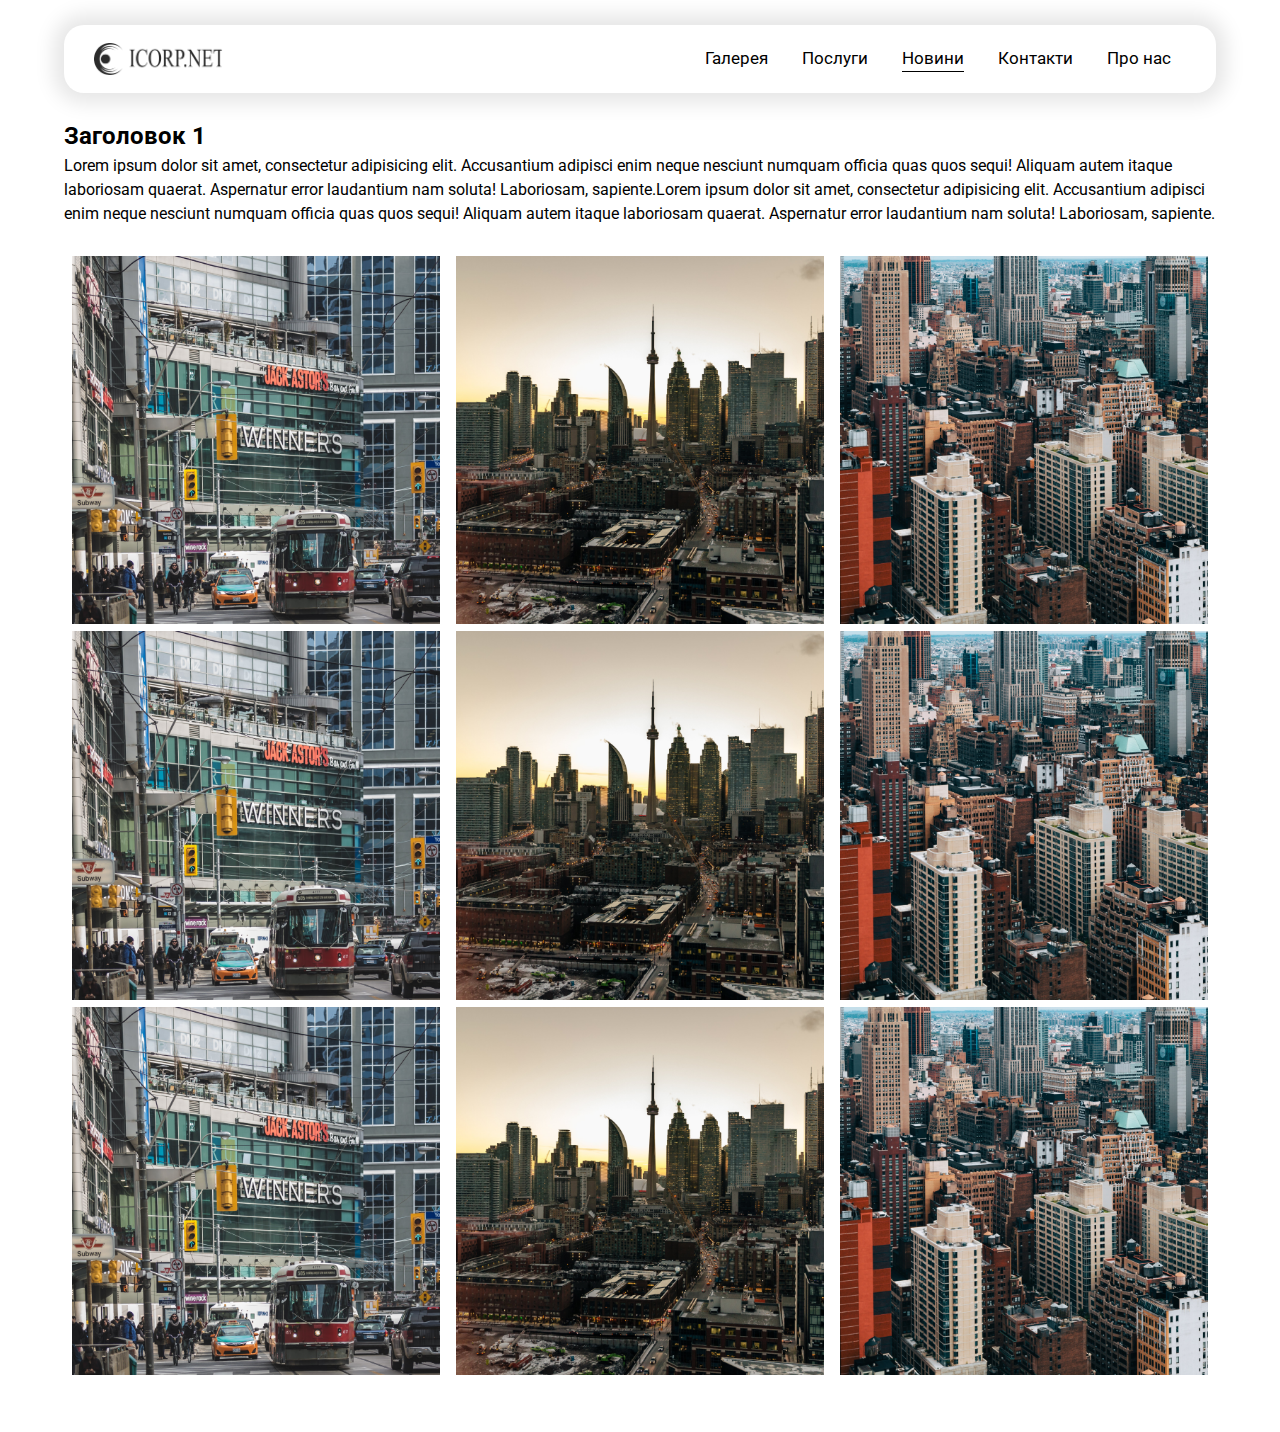
<file: gallery-singlePage.html>
<!doctype html>
<html lang="uk">
<head>
    <meta charset="UTF-8">
    <meta name="viewport"
          content="width=device-width, user-scalable=no, initial-scale=1.0, maximum-scale=1.0, minimum-scale=1.0">
    <meta http-equiv="X-UA-Compatible" content="ie=edge">
    <title>Новости</title>
    <link rel="stylesheet" href="./style/slick.css">
    <link
            rel="stylesheet"
            href="https://cdn.jsdelivr.net/npm/@fancyapps/ui/dist/fancybox.css"
    />
    <link rel="stylesheet" href="./style/style.css">
    <link rel="stylesheet" href="./style/media.css">
</head>
<body>
<section class="header_section">
    <div class="container">
        <header>
            <div class="logo">
                <a href="index.html"><img src="./images/logo.png" alt="logo"></a>
            </div>
            <nav class="head_menu">
                <button class="navbar-toggle">
                    <span></span>
                    <span></span>
                    <span></span>
                </button>
                <ul class="menu">
                    <!-- <li><a href="cabinet-profile.html">Особистий кабінет</a></li>  -->
                    <li><a href="gallery.html">Галерея</a></li>
                    <li><a href="./services.html">Послуги</a></li>
                    <li class="active_menu"><a href="news.html">Новини</a></li>
                    <li><a href="contacts.html">Контакти</a></li>
                    <li><a href="about.html">Про нас</a></li>
                </ul>
            </nav>
        </header>
    </div>
</section>
<section class="main_gallery">
    <div class="container">
        <div class="gallery_item">
            <div class="gallery_header">
                <h2>Заголовок 1</h2>
            </div>
            <div class="gallery_description">
                <p>Lorem ipsum dolor sit amet, consectetur adipisicing elit. Accusantium adipisci enim neque nesciunt
                    numquam officia quas quos sequi! Aliquam autem itaque laboriosam quaerat. Aspernatur error
                    laudantium nam soluta! Laboriosam, sapiente.Lorem ipsum dolor sit amet, consectetur adipisicing
                    elit. Accusantium adipisci enim neque nesciunt
                    numquam officia quas quos sequi! Aliquam autem itaque laboriosam quaerat. Aspernatur error
                    laudantium nam soluta! Laboriosam, sapiente.</p>
            </div>
            <div class="gallery_prev_img">

                <a data-fancybox="gallery" href="./images/1.png">
                    <img class="rounded" src="./images/1.png" alt=""/>
                </a>
                <a data-fancybox="gallery" href="./images/2.png">
                    <img class="rounded" src="./images/2.png" alt=""/>
                </a>
                <a data-fancybox="gallery" href="./images/3.png">
                    <img class="rounded" src="./images/3.png"/>
                </a>
                <a data-fancybox="gallery" href="./images/1.png">
                    <img class="rounded" src="./images/1.png" alt=""/>
                </a>
                <a data-fancybox="gallery" href="./images/2.png">
                    <img class="rounded" src="./images/2.png" alt=""/>
                </a>
                <a data-fancybox="gallery" href="./images/3.png">
                    <img class="rounded" src="./images/3.png"/>
                </a>
                <a data-fancybox="gallery" href="./images/1.png">
                    <img class="rounded" src="./images/1.png" alt=""/>
                </a>
                <a data-fancybox="gallery" href="./images/2.png">
                    <img class="rounded" src="./images/2.png" alt=""/>
                </a>
                <a data-fancybox="gallery" href="./images/3.png">
                    <img class="rounded" src="./images/3.png"/>
                </a>
            </div>
        </div>


    </div>
</section>

<script src="./script/jquery-3.6.0.min.js"></script>
<script src="./script/slick.min.js"></script>
<script src="https://cdn.jsdelivr.net/npm/@fancyapps/ui@4.0/dist/fancybox.umd.js"></script>
<script src="./script/main.js"></script>
</body>
</html>
</file>
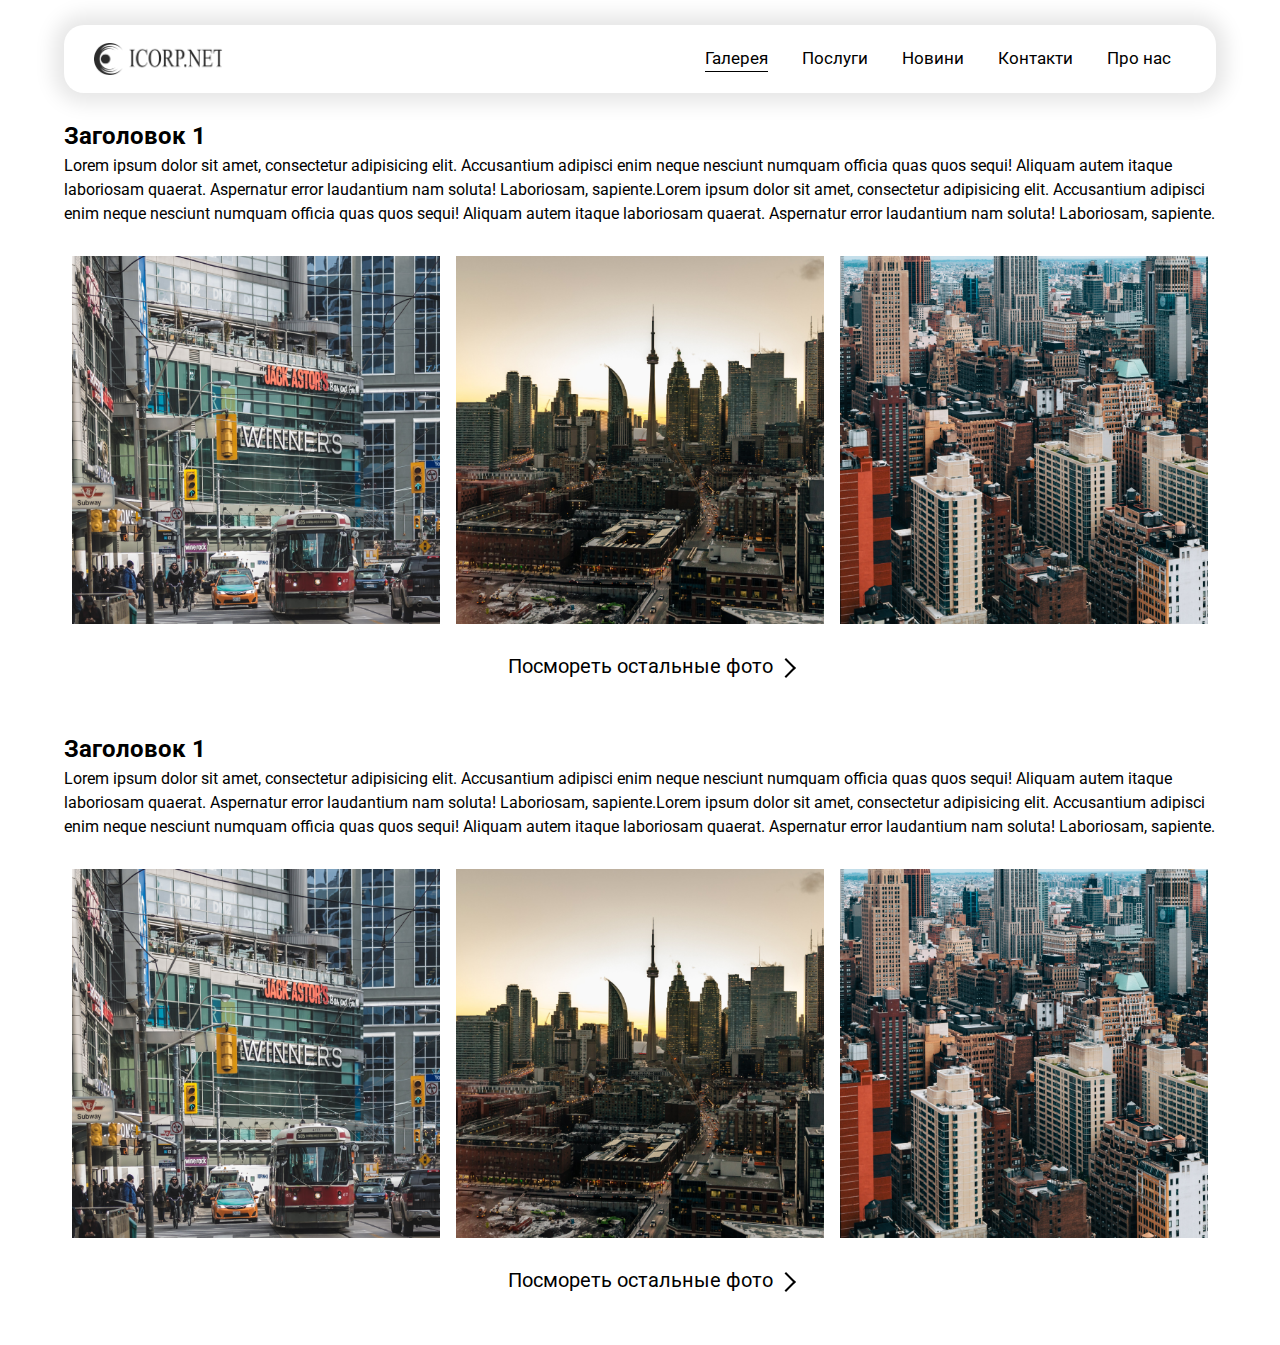
<file: gallery.html>
<!doctype html>
<html lang="uk">
<head>
    <meta charset="UTF-8">
    <meta name="viewport"
          content="width=device-width, user-scalable=no, initial-scale=1.0, maximum-scale=1.0, minimum-scale=1.0">
    <meta http-equiv="X-UA-Compatible" content="ie=edge">
    <title>Новости</title>
    <link rel="stylesheet" href="./style/slick.css">
    <link
            rel="stylesheet"
            href="https://cdn.jsdelivr.net/npm/@fancyapps/ui/dist/fancybox.css"
    />
    <link rel="stylesheet" href="./style/style.css">
    <link rel="stylesheet" href="./style/media.css">
</head>
<body>
<section class="header_section">
    <div class="container">
        <header>
            <div class="logo">
                <a href="index.html"><img src="./images/logo.png" alt="logo"></a>
            </div>
            <nav class="head_menu">
                <button class="navbar-toggle">
                    <span></span>
                    <span></span>
                    <span></span>
                </button>
                <ul class="menu">
                    <!-- <li><a href="cabinet-profile.html">Особистий кабінет</a></li>  -->
                    <li class="active_menu"><a href="gallery.html">Галерея</a></li>
                    <li><a href="./services.html">Послуги</a></li>
                    <li><a href="news.html">Новини</a></li>
                    <li><a href="contacts.html">Контакти</a></li>
                    <li><a href="about.html">Про нас</a></li>
                </ul>
            </nav>
        </header>
    </div>
</section>
<section class="main_gallery">
    <div class="container">
        <div class="gallery_item">
            <div class="gallery_header">
                <h2>Заголовок 1</h2>
            </div>
            <div class="gallery_description">
                <p>Lorem ipsum dolor sit amet, consectetur adipisicing elit. Accusantium adipisci enim neque nesciunt
                    numquam officia quas quos sequi! Aliquam autem itaque laboriosam quaerat. Aspernatur error
                    laudantium nam soluta! Laboriosam, sapiente.Lorem ipsum dolor sit amet, consectetur adipisicing
                    elit. Accusantium adipisci enim neque nesciunt
                    numquam officia quas quos sequi! Aliquam autem itaque laboriosam quaerat. Aspernatur error
                    laudantium nam soluta! Laboriosam, sapiente.</p>
            </div>
            <div class="gallery_prev_img">

                <a data-fancybox="gallery" href="./images/1.png">
                    <img class="rounded" src="./images/1.png" alt=""/>
                </a>
                <a data-fancybox="gallery" href="./images/2.png">
                    <img class="rounded" src="./images/2.png" alt=""/>
                </a>
                <a data-fancybox="gallery" href="./images/3.png">
                    <img class="rounded" src="./images/3.png" alt=""/>
                </a>
            </div>
            <div class="more_btn">
                <a href="gallery-singlePage.html">Посмореть остальные фото</a>
            </div>
        </div>
        <div class="gallery_item">
            <div class="gallery_header">
                <h2>Заголовок 1</h2>
            </div>
            <div class="gallery_description">
                <p>Lorem ipsum dolor sit amet, consectetur adipisicing elit. Accusantium adipisci enim neque nesciunt
                    numquam officia quas quos sequi! Aliquam autem itaque laboriosam quaerat. Aspernatur error
                    laudantium nam soluta! Laboriosam, sapiente.Lorem ipsum dolor sit amet, consectetur adipisicing
                    elit. Accusantium adipisci enim neque nesciunt
                    numquam officia quas quos sequi! Aliquam autem itaque laboriosam quaerat. Aspernatur error
                    laudantium nam soluta! Laboriosam, sapiente.</p>
            </div>
            <div class="gallery_prev_img">

                <a data-fancybox="gallery" href="./images/1.png">
                    <img class="rounded" src="./images/1.png" alt=""/>
                </a>
                <a data-fancybox="gallery" href="./images/2.png">
                    <img class="rounded" src="./images/2.png" alt=""/>
                </a>
                <a data-fancybox="gallery" href="./images/3.png">
                    <img class="rounded" src="./images/3.png" alt=""/>
                </a>
            </div>
            <div class="more_btn">
                <a href="gallery-singlePage.html">Посмореть остальные фото</a>
            </div>
        </div>

    </div>
</section>

<script src="./script/jquery-3.6.0.min.js"></script>
<script src="./script/slick.min.js"></script>
<script src="https://cdn.jsdelivr.net/npm/@fancyapps/ui@4.0/dist/fancybox.umd.js"></script>
<script src="./script/main.js"></script>
</body>
</html>
</file>
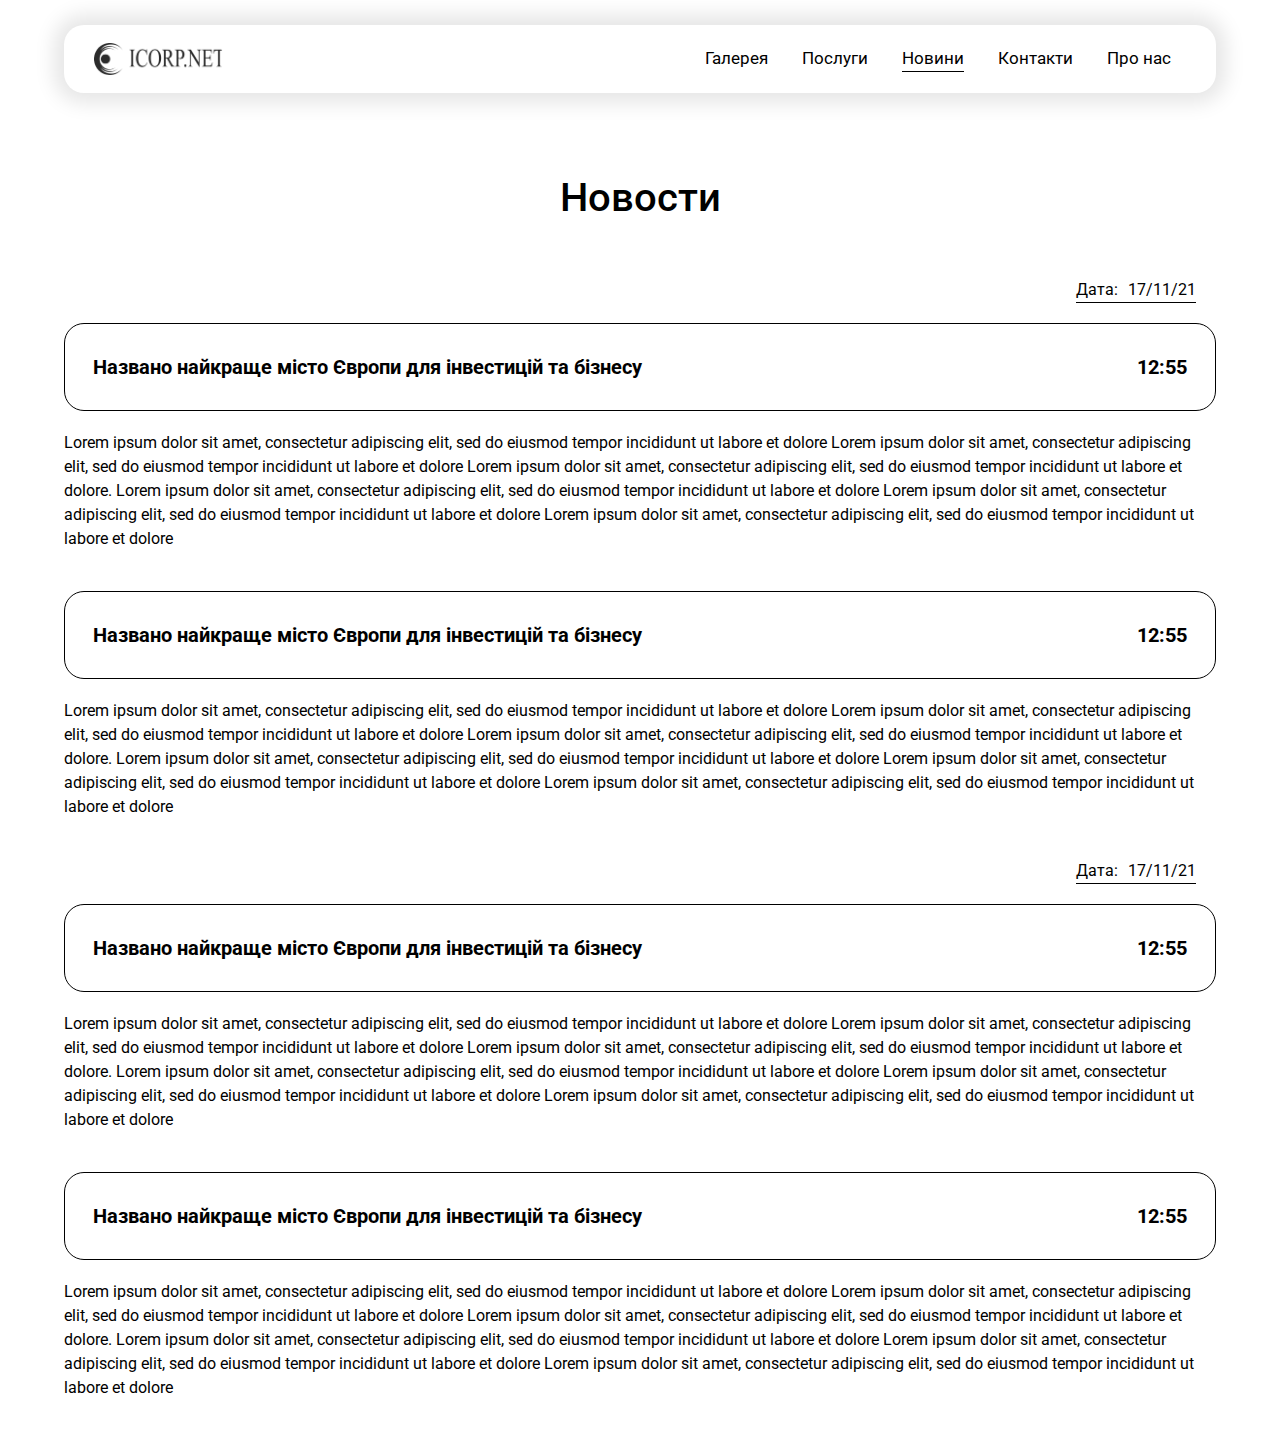
<file: news.html>
<!doctype html>
<html lang="uk">
<head>
    <meta charset="UTF-8">
    <meta name="viewport"
          content="width=device-width, user-scalable=no, initial-scale=1.0, maximum-scale=1.0, minimum-scale=1.0">
    <meta http-equiv="X-UA-Compatible" content="ie=edge">
    <title>Новости</title>
    <link rel="stylesheet" href="./style/slick.css">
    <link rel="stylesheet" href="./style/style.css">
    <link rel="stylesheet" href="./style/media.css">
</head>
<body>
<section class="header_section">
    <div class="container">
        <header>
            <div class="logo">
                <a href="index.html"><img src="./images/logo.png" alt="logo"></a>
            </div>
            <nav class="head_menu">
                <button class="navbar-toggle">
                    <span></span>
                    <span></span>
                    <span></span>
                </button>
                <ul class="menu">
                    <!-- <li><a href="cabinet-profile.html">Особистий кабінет</a></li>  -->
                    <li><a href="gallery.html">Галерея</a></li>
                    <li><a href="./services.html">Послуги</a></li>
                    <li class="active_menu"><a href="#">Новини</a></li>
                    <li><a href="contacts.html">Контакти</a></li>
                    <li><a href="about.html">Про нас</a></li>
                </ul>
            </nav>
        </header>
    </div>
</section>
<section class="main_news">
    <div class="container">
        <div class="section_head">
            <h2>Новости</h2>
        </div>
        <div class="news_wrap">
            <div class="day_news">
                <div class="news_date">
                    <span>Дата:</span>
                    <span class="date">17/11/21</span>
                </div>
                <div class="news">
                    <div class="news_head">
                        <p class="news_title">Названо найкраще місто Європи для інвестицій та бізнесу</p>
                        <p class="time_news">12:55</p>
                    </div>
                    <div class="news_body">
                        <p class="news_text">
                            Lorem ipsum dolor sit amet, consectetur adipiscing elit, sed do eiusmod tempor incididunt ut
                            labore et dolore Lorem ipsum dolor sit amet, consectetur adipiscing elit, sed do eiusmod
                            tempor incididunt ut labore et dolore Lorem ipsum dolor sit amet, consectetur adipiscing
                            elit, sed do eiusmod tempor incididunt ut labore et dolore. Lorem ipsum dolor sit amet,
                            consectetur adipiscing elit, sed do eiusmod tempor incididunt ut labore et dolore Lorem
                            ipsum dolor sit amet, consectetur adipiscing elit, sed do eiusmod tempor incididunt ut
                            labore et dolore Lorem ipsum dolor sit amet, consectetur adipiscing elit, sed do eiusmod
                            tempor incididunt ut labore et dolore
                        </p>
                    </div>
                </div>
                <div class="news">
                    <div class="news_head">
                        <p class="news_title">Названо найкраще місто Європи для інвестицій та бізнесу</p>
                        <p class="time_news">12:55</p>
                    </div>
                    <div class="news_body">
                        <p class="news_text">
                            Lorem ipsum dolor sit amet, consectetur adipiscing elit, sed do eiusmod tempor incididunt ut
                            labore et dolore Lorem ipsum dolor sit amet, consectetur adipiscing elit, sed do eiusmod
                            tempor incididunt ut labore et dolore Lorem ipsum dolor sit amet, consectetur adipiscing
                            elit, sed do eiusmod tempor incididunt ut labore et dolore. Lorem ipsum dolor sit amet,
                            consectetur adipiscing elit, sed do eiusmod tempor incididunt ut labore et dolore Lorem
                            ipsum dolor sit amet, consectetur adipiscing elit, sed do eiusmod tempor incididunt ut
                            labore et dolore Lorem ipsum dolor sit amet, consectetur adipiscing elit, sed do eiusmod
                            tempor incididunt ut labore et dolore
                        </p>
                    </div>
                </div>
            </div>
            <div class="day_news">
                <div class="news_date">
                    <span>Дата:</span>
                    <span class="date">17/11/21</span>
                </div>
                <div class="news">
                    <div class="news_head">
                        <p class="news_title">Названо найкраще місто Європи для інвестицій та бізнесу</p>
                        <p class="time_news">12:55</p>
                    </div>
                    <div class="news_body">
                        <p class="news_text">
                            Lorem ipsum dolor sit amet, consectetur adipiscing elit, sed do eiusmod tempor incididunt ut
                            labore et dolore Lorem ipsum dolor sit amet, consectetur adipiscing elit, sed do eiusmod
                            tempor incididunt ut labore et dolore Lorem ipsum dolor sit amet, consectetur adipiscing
                            elit, sed do eiusmod tempor incididunt ut labore et dolore. Lorem ipsum dolor sit amet,
                            consectetur adipiscing elit, sed do eiusmod tempor incididunt ut labore et dolore Lorem
                            ipsum dolor sit amet, consectetur adipiscing elit, sed do eiusmod tempor incididunt ut
                            labore et dolore Lorem ipsum dolor sit amet, consectetur adipiscing elit, sed do eiusmod
                            tempor incididunt ut labore et dolore
                        </p>
                    </div>
                </div>
                <div class="news">
                    <div class="news_head">
                        <p class="news_title">Названо найкраще місто Європи для інвестицій та бізнесу</p>
                        <p class="time_news">12:55</p>
                    </div>
                    <div class="news_body">
                        <p class="news_text">
                            Lorem ipsum dolor sit amet, consectetur adipiscing elit, sed do eiusmod tempor incididunt ut
                            labore et dolore Lorem ipsum dolor sit amet, consectetur adipiscing elit, sed do eiusmod
                            tempor incididunt ut labore et dolore Lorem ipsum dolor sit amet, consectetur adipiscing
                            elit, sed do eiusmod tempor incididunt ut labore et dolore. Lorem ipsum dolor sit amet,
                            consectetur adipiscing elit, sed do eiusmod tempor incididunt ut labore et dolore Lorem
                            ipsum dolor sit amet, consectetur adipiscing elit, sed do eiusmod tempor incididunt ut
                            labore et dolore Lorem ipsum dolor sit amet, consectetur adipiscing elit, sed do eiusmod
                            tempor incididunt ut labore et dolore
                        </p>
                    </div>
                </div>
            </div>
        </div>
    </div>
</section>

<script src="./script/jquery-3.6.0.min.js"></script>
<script src="./script/slick.min.js"></script>
<script src="./script/main.js"></script>
</body>
</html>
</file>
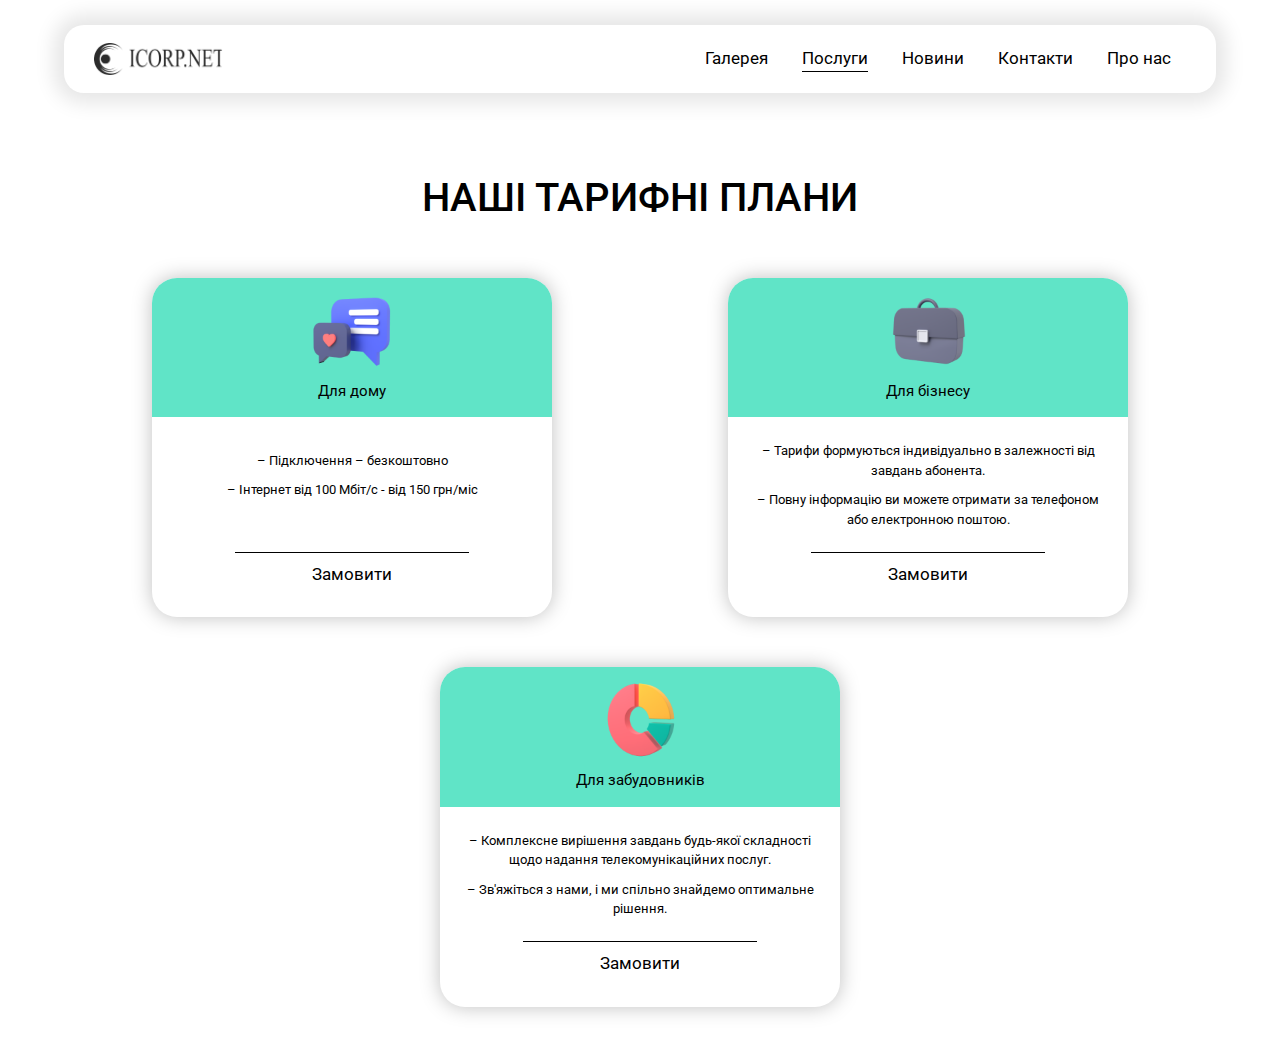
<file: services.html>
<!DOCTYPE html>
<html lang="uk">
<head>
  <meta charset="UTF-8">
  <meta name="viewport"
        content="width=device-width, user-scalable=no, initial-scale=1.0, maximum-scale=1.0, minimum-scale=1.0">
  <meta http-equiv="X-UA-Compatible" content="ie=edge">
  <title>Послуги</title>
  <link rel="stylesheet" href="./style/style.css">
  <link rel="stylesheet" href="./style/media.css">
</head>
<body>
<section class="header_section">
  <div class="container">
    <header>
      <div class="logo">
        <a href="index.html"><img src="./images/logo.png" alt="logo"></a>
      </div>
      <nav class="head_menu ">
        <button class="navbar-toggle ">
          <span></span>
          <span></span>
          <span></span>
        </button>
        <ul class="menu">
          <!-- <li><a href="cabinet-profile.html">Особистий кабінет</a></li>  -->
          <li><a href="gallery.html">Галерея</a></li>
          <li class="active_menu"><a href="#">Послуги</a></li>
          <li><a href="news.html">Новини</a></li>
          <li><a href="contacts.html">Контакти</a></li>
          <li><a href="about.html">Про нас</a></li>
        </ul>
      </nav>
    </header>
  </div>
</section>
<section class="our_tariff">
  <div class="container">
    <div class="section_head">
      <h2>НАШІ ТАРИФНІ ПЛАНИ</h2>
    </div>
    <div class="tariff_wrap">
      <div class="tariff_item">
        <div class="item_header">
          <img src="./images/item_one.png" alt="item">
          <p>Для дому</p>
        </div>
        <div class="item_body">
          <div class="item_inner_text">
            <p>– Підключення – безкоштовно</p>
            <p>– Інтернет від 100 Мбіт/с - від 150 грн/міс</p>
          </div>
          <div class="item_button">
            <a href="./contacts.html">Замовити</a>
          </div>
        </div>
      </div>
      <div class="tariff_item">
        <div class="item_header">
          <img src="./images/item_two.png" alt="item">
          <p>Для бізнесу</p>
        </div>
        <div class="item_body">
          <div class="item_inner_text">
            <p>– Тарифи формуються індивідуально в залежності від завдань абонента.</p>
            <p>– Повну інформацію ви можете отримати за телефоном або електронною поштою.</p>
          </div>
          <div class="item_button">
            <a href="./contacts.html">Замовити</a>
          </div>
        </div>
      </div>
      <div class="tariff_item">
        <div class="item_header">
          <img src="./images/item_three.png" alt="item">
          <p>Для забудовників</p>
        </div>
        <div class="item_body">
          <div class="item_inner_text">
            <p>– Комплексне вирішення завдань будь-якої складності щодо надання телекомунікаційних послуг.</p>
            <p>– Зв'яжіться з нами, і ми спільно знайдемо оптимальне рішення.</p>
          </div>
          <div class="item_button">
            <a href="./contacts.html">Замовити</a>
          </div>
        </div>
      </div>

    </div>
  </div>
</section>
</body>
</html>
</file>
<file: style/style.css>
@import url("https://fonts.googleapis.com/css2?family=Roboto:wght@400;500;700&display=swap");
* {
  margin: 0;
  padding: 0;
  box-sizing: border-box;
  list-style: none;
  text-decoration: none;
  font-family: "Roboto", sans-serif;
  border: none;
  outline: none;
  scroll-behavior: smooth;
  line-height: 1.5;
}

.container {
  width: 90%;
  margin: 0 auto;
}

.error {
  color: red;
  font-size: 12px;
  margin-left: 10px;
  margin-bottom: 15px;
}

.button {
  background: #60E4C7;
  padding: 10px 40px;
  border-radius: 20px;
  font-size: 17px;
  font-weight: 400;
  color: black;
  color: white;
  cursor: pointer;
  box-shadow: 0 0 20px 0 rgba(0, 0, 0, 0.1490196078);
  transition: 0.5s;
}
.button:hover {
  filter: brightness(0.9);
}

.block_wrap {
  display: flex;
  justify-content: space-around;
  align-items: center;
  flex-direction: row;
  flex-wrap: wrap;
}
.block_wrap .block_info {
  width: 50%;
}
.block_wrap .block_info p {
  font-size: 16px;
  font-weight: 400;
  color: black;
  text-align: right;
}
.block_wrap .block_img {
  width: 50%;
  text-align: center;
}
.block_wrap .block_img img {
  width: 400px;
}

.slick-dots {
  display: flex;
  justify-content: center;
}

.slick-dots li button {
  line-height: 0;
  font-size: 0;
  width: 15px;
  height: 15px;
  background: #000;
  border-radius: 50%;
  margin: 0 5px;
}

.slick-dots li button:before {
  content: "";
}

.slick-active button {
  box-shadow: 0 0 10px 0 rgba(0, 0, 0, 0.2509803922);
  background: #60E4C7 !important;
}

.slick-prev, .slick-next {
  position: absolute;
  font-size: 0;
  background: none;
  top: 50%;
  width: 15px;
  height: 15px;
  border-right: 2px solid black;
  border-top: 2px solid black;
  cursor: pointer;
  z-index: 1000;
}

.slick-prev {
  transform: rotate(225deg);
}

.slick-next {
  transform: rotate(45deg);
  right: 0;
}

.section_head {
  padding: 50px 0;
}
.section_head h2 {
  font-size: 40px;
  font-weight: 500;
  color: black;
  text-align: center;
}

.header_section {
  padding: 25px 0;
}
.header_section header {
  padding: 18px 30px;
  display: flex;
  justify-content: space-between;
  align-items: center;
  flex-direction: row;
  flex-wrap: wrap;
  box-shadow: 0 0 20px 10px rgba(0, 0, 0, 0.1019607843);
  border-radius: 20px;
}
.header_section header .logo {
  font-size: 0;
}
.header_section header .logo img {
  width: 130px;
}
.header_section header .head_menu .menu li {
  display: inline-block;
  margin: 0 15px;
  position: relative;
}
.header_section header .head_menu .menu li:before {
  content: "";
  display: block;
  position: absolute;
  background-size: cover;
  background-repeat: no-repeat;
  height: 1px;
  background: #000;
  width: 0;
  transition: 1s;
  bottom: -1px;
}
.header_section header .head_menu .menu li:hover:before {
  width: 100%;
}
.header_section header .head_menu .menu li a {
  font-size: 17px;
  font-weight: 400;
  color: black;
}
.header_section .header_slider .fade {
  position: relative;
  padding: 100px 0 50px;
}
.header_section .header_slider .fade .slide {
  display: flex;
  justify-content: space-around;
  align-items: center;
  flex-direction: row;
  flex-wrap: wrap;
}
.header_section .header_slider .fade .slide .slide_content h2 {
  font-size: 40px;
  font-weight: 700;
  color: black;
}
.header_section .header_slider .fade .slide .slide_content .connect_button {
  margin-top: 30px;
  display: flex;
}
.header_section .header_slider .fade .slide .slide_img img {
  width: 400px;
}

.tariff_wrap {
  display: flex;
  justify-content: space-around;
  align-items: center;
  flex-direction: row;
  flex-wrap: wrap;
}
.tariff_wrap .tariff_item {
  box-shadow: 0 0 20px 0 rgba(0, 0, 0, 0.2509803922);
  border-radius: 25px;
  min-width: 350px;
  width: 400px;
  overflow: hidden;
  margin-bottom: 50px;
}
.tariff_wrap .tariff_item .item_header {
  background: #60E4C7;
  padding: 15px;
  text-align: center;
}
.tariff_wrap .tariff_item .item_header img {
  width: 80px;
}
.tariff_wrap .tariff_item .item_header p {
  font-size: 15px;
  font-weight: 400;
  color: black;
}
.tariff_wrap .tariff_item .item_body {
  height: 200px;
  max-height: 200px;
  display: flex;
  justify-content: center;
  align-items: center;
  flex-direction: row;
  flex-wrap: wrap;
  padding: 20px;
}
.tariff_wrap .tariff_item .item_body p {
  font-size: 13px;
  font-weight: 400;
  color: black;
  margin-bottom: 10px;
  text-align: center;
}
.tariff_wrap .tariff_item .item_button {
  display: flex;
  justify-content: center;
  align-items: center;
  flex-direction: row;
  flex-wrap: wrap;
  align-self: flex-end;
  position: relative;
  width: 100%;
  transition: 0.5s;
}
.tariff_wrap .tariff_item .item_button:before {
  content: "";
  display: block;
  position: absolute;
  background-size: cover;
  background-repeat: no-repeat;
  height: 1px;
  background: #000;
  width: 65%;
  top: 0;
}
.tariff_wrap .tariff_item .item_button:hover {
  transform: scale(1.1);
}
.tariff_wrap .tariff_item .item_button a {
  font-size: 17px;
  font-weight: 400;
  color: black;
  text-align: center;
  width: 100%;
  padding: 10px;
}

.mission_section .mission_wrap {
  display: flex;
  align-items: center;
}
.mission_section .mission_wrap .mission_text, .mission_section .mission_wrap .mission_img {
  flex-basis: 50%;
}
.mission_section .mission_wrap .mission_text p {
  font-size: 22px;
}
.mission_section .mission_wrap .mission_img img {
  width: 100%;
}

.main_form {
  padding: 60px 0;
}

.form_wrap {
  display: flex;
  justify-content: center;
  align-items: center;
  flex-direction: column;
  flex-wrap: wrap;
}
.form_wrap form {
  width: 400px;
}
.form_wrap form label, .form_wrap form input {
  display: block;
}
.form_wrap form label {
  margin-left: 20px;
  font-size: 13px;
  margin-bottom: 5px;
}
.form_wrap form input {
  border: 1px solid black;
  width: 100%;
  border-radius: 15px;
  font-size: 20px;
  padding: 5px 15px;
}
.form_wrap form .connect_button {
  display: flex;
  justify-content: center;
  margin-top: 30px;
}

footer {
  padding: 100px;
  background: #60E4C7;
}

.active_menu {
  border-bottom: 1px solid black;
}

.contact_section .contact_wrap {
  display: flex;
}
.contact_section .contact_wrap .contact_information, .contact_section .contact_wrap .map {
  flex-basis: 50%;
}
.contact_section .contact_wrap .contact_information {
  justify-self: center;
}
.contact_section .contact_wrap .contact_information h2 {
  font-size: 25px;
  font-weight: 700;
  color: black;
  margin-bottom: 15px;
}
.contact_section .contact_wrap .contact_information p {
  margin-bottom: 15px;
  font-size: 20px;
}
.contact_section .contact_wrap .contact_information a {
  display: block;
  margin-bottom: 10px;
  font-size: 20px;
  font-weight: 400;
  color: black;
  color: #3C8AFF;
}
.contact_section .contact_wrap .map iframe {
  width: 100%;
  height: 550px;
}

.about_section .about_wrap {
  display: flex;
}
.about_section .about_wrap .about_information, .about_section .about_wrap .about_image {
  flex-basis: 50%;
}
.about_section .about_wrap .about_information {
  align-self: center;
}
.about_section .about_wrap .about_information p {
  font-size: 23px;
  font-weight: 400;
  color: black;
}
.about_section .about_wrap .about_image img {
  width: 90%;
}

.about_infoSection {
  padding-bottom: 60px;
}
.about_infoSection .about_info_wrap {
  display: flex;
  justify-content: space-around;
  align-items: center;
  flex-direction: row;
  flex-wrap: wrap;
}
.about_infoSection .about_info_wrap .about_info_item {
  width: 330px;
  max-height: 450px;
  height: 450px;
  padding: 25px 25px;
  border-radius: 35px;
  box-shadow: 0 0 20px 0 rgba(0, 0, 0, 0.2509803922);
  display: flex;
  justify-content: space-between;
  align-items: center;
  flex-direction: column;
  flex-wrap: wrap;
  flex-wrap: nowrap;
}
.about_infoSection .about_info_wrap .about_info_item .item_img {
  border-radius: 50%;
  background: #60E4C7;
  width: 190px;
  height: 190px;
  display: flex;
  justify-content: center;
  align-items: center;
  flex-direction: row;
  flex-wrap: wrap;
}
.about_infoSection .about_info_wrap .about_info_item .about_info_description h2 {
  text-align: center;
  margin-bottom: 15px;
}
.about_infoSection .about_info_wrap .about_info_item .about_info_description p {
  text-align: center;
  font-size: 17px;
}

.main_news .news_date {
  display: flex;
  justify-content: flex-end;
  align-items: center;
  flex-direction: row;
  flex-wrap: wrap;
  margin-bottom: 20px;
  margin-right: 20px;
}
.main_news .news_date span {
  border-bottom: 1px solid black;
}
.main_news .news_date span:nth-child(1) {
  padding-right: 10px;
}
.main_news .news {
  margin-bottom: 40px;
}
.main_news .news .news_head {
  border: 1px solid black;
  padding: 28px;
  border-radius: 20px;
  display: flex;
  justify-content: space-between;
  align-items: center;
  flex-direction: row;
  flex-wrap: wrap;
  font-size: 20px;
  font-weight: 700;
  color: black;
}
.main_news .news .news_body {
  margin-top: 20px;
}

.sidebar {
  display: inline-block;
}
.sidebar .sidebar_menu .active_sidebar {
  background: #60E4C7;
}
.sidebar .sidebar_menu ul li {
  transition: 0.5s;
  margin-bottom: 15px;
  border-radius: 18px;
}
.sidebar .sidebar_menu ul li:hover {
  background: #60E4C7;
}
.sidebar .sidebar_menu ul li a {
  font-size: 20px;
  font-weight: 400;
  color: black;
  margin-left: 70px;
  position: relative;
  display: block;
  padding: 15px;
}
.sidebar .sidebar_menu ul li .condition:before {
  background: url("../images/condition.png");
  content: "";
  display: block;
  position: absolute;
  background-size: cover;
  background-repeat: no-repeat;
  width: 35px;
  height: 35px;
  top: 15px;
  left: -50px;
}
.sidebar .sidebar_menu ul li .payment:before {
  background: url("../images/payment.png");
  content: "";
  display: block;
  position: absolute;
  background-size: cover;
  background-repeat: no-repeat;
  width: 35px;
  height: 35px;
  top: 15px;
  left: -50px;
}
.sidebar .sidebar_menu ul li .tariff:before {
  background: url("../images/tarif.png");
  content: "";
  display: block;
  position: absolute;
  background-size: cover;
  background-repeat: no-repeat;
  width: 35px;
  height: 35px;
  top: 15px;
  left: -50px;
}
.sidebar .sidebar_menu ul li .profile:before {
  background: url("../images/profile.png");
  content: "";
  display: block;
  position: absolute;
  background-size: cover;
  background-repeat: no-repeat;
  width: 35px;
  height: 35px;
  top: 15px;
  left: -50px;
}
.sidebar .sidebar_menu ul li .support:before {
  background: url("../images/support.png");
  content: "";
  display: block;
  position: absolute;
  background-size: cover;
  background-repeat: no-repeat;
  width: 35px;
  height: 35px;
  top: 15px;
  left: -50px;
}

.cabinet_wrap {
  display: flex;
}

.main_screen {
  display: flex;
  padding-left: 50px;
  width: 80%;
  flex-direction: column;
}
.main_screen .personal_account_wrap {
  display: flex;
  align-items: flex-start;
  justify-content: space-around;
  flex-wrap: wrap;
  width: 100%;
}
.main_screen .personal_account_wrap .personal_account, .main_screen .personal_account_wrap .address_user, .main_screen .personal_account_wrap .status {
  max-width: 356px;
  width: 356px;
  border: 1px solid black;
  padding: 15px;
  border-radius: 20px;
  font-size: 19px;
  font-weight: 500;
  color: black;
  max-height: 85px;
  height: 85px;
  display: flex;
  flex-direction: column;
  justify-content: center;
  align-items: center;
}
.main_screen .personal_account_wrap .personal_account p:nth-child(2) {
  font-size: 15px;
  font-weight: 400;
  color: black;
}

.form_inner_item {
  margin-top: 30px;
}
.form_inner_item input {
  background: #F2F2F2;
  padding: 10px;
  font-size: 14px;
  font-weight: 700;
  color: black;
  color: #6D6A6A;
  border-radius: 8px;
  max-width: 252px;
  width: 252px;
}
.form_inner_item label {
  font-size: 25px;
  font-weight: 700;
  color: black;
}
.form_inner_item p {
  font-size: 14px;
  font-weight: 700;
  color: black;
  color: #6D6A6A;
  margin-bottom: 10px;
}
.form_inner_item button {
  background: none;
  font-size: 14px;
  color: #3C8AFF;
  margin-left: 15px;
  cursor: pointer;
}

.main_screen .tariff_wrap {
  display: flex;
  justify-content: space-around;
  align-items: center;
  flex-direction: row;
  flex-wrap: wrap;
}
.main_screen .tariff_wrap .tariff_item {
  box-shadow: 0 0 20px 0 rgba(0, 0, 0, 0.2509803922);
  border-radius: 25px;
  width: 275px;
  min-width: auto;
  overflow: hidden;
  margin-bottom: 50px;
}
.main_screen .tariff_wrap .tariff_item .item_header {
  background: #60E4C7;
  padding: 15px;
  text-align: center;
}
.main_screen .tariff_wrap .tariff_item .item_header img {
  width: 80px;
}
.main_screen .tariff_wrap .tariff_item .item_header p {
  font-size: 15px;
  font-weight: 400;
  color: black;
}
.main_screen .tariff_wrap .tariff_item .item_body {
  height: 200px;
  max-height: 200px;
  display: flex;
  justify-content: center;
  align-items: center;
  flex-direction: row;
  flex-wrap: wrap;
  padding: 20px;
}
.main_screen .tariff_wrap .tariff_item .item_body p {
  font-size: 13px;
  font-weight: 400;
  color: black;
  margin-bottom: 10px;
  text-align: center;
}
.main_screen .tariff_wrap .tariff_item .item_button {
  display: flex;
  justify-content: center;
  align-items: center;
  flex-direction: row;
  flex-wrap: wrap;
  align-self: flex-end;
  position: relative;
  width: 100%;
  transition: 0.5s;
}
.main_screen .tariff_wrap .tariff_item .item_button:before {
  content: "";
  display: block;
  position: absolute;
  background-size: cover;
  background-repeat: no-repeat;
  height: 1px;
  background: #000;
  width: 65%;
  top: 0;
}
.main_screen .tariff_wrap .tariff_item .item_button:hover {
  transform: scale(1.1);
}
.main_screen .tariff_wrap .tariff_item .item_button a {
  font-size: 17px;
  font-weight: 400;
  color: black;
  text-align: center;
  width: 100%;
  padding: 10px;
}

.main_screen .form_wrap {
  margin-top: 50px;
}
.main_screen .form_wrap form {
  width: 100%;
}
.main_screen .form_wrap form .name_input, .main_screen .form_wrap form .tel_input {
  display: inline-block;
}
.main_screen .form_wrap form .tel_input {
  margin-left: 30px;
}

.main_screen .personal_account_wrap .status {
  margin-top: 30px;
  flex-direction: row;
}
.main_screen .personal_account_wrap .status img {
  margin-right: 10px;
}
.main_screen .personal_account_wrap .balance {
  padding: 15px;
  border-radius: 20px;
  font-size: 19px;
  font-weight: 500;
  color: black;
  box-shadow: 0 0 20px 0 rgba(0, 0, 0, 0.2509803922);
  margin-top: 30px;
}
.main_screen .personal_account_wrap .balance .balance_header {
  display: flex;
  align-items: center;
}
.main_screen .personal_account_wrap .balance .balance_header span {
  font-size: 20px;
  font-weight: 400;
  color: black;
  margin-left: 20px;
  position: relative;
}
.main_screen .personal_account_wrap .balance .balance_header span:before {
  content: "";
  display: block;
  position: absolute;
  background-size: cover;
  background-repeat: no-repeat;
  width: 150px;
  height: 1px;
  background: #6D6A6A;
  bottom: -15px;
  left: -60px;
}
.main_screen .personal_account_wrap .balance .balance_header hr {
  margin-bottom: 20px;
}
.main_screen .personal_account_wrap .balance .balance_status {
  display: flex;
  align-items: center;
  padding-top: 30px;
  padding-left: 10px;
  justify-content: space-between;
}
.main_screen .personal_account_wrap .balance .balance_status p {
  font-size: 40px;
  font-weight: 700;
  color: black;
}
.main_screen .personal_account_wrap .balance .balance_status .balance_status_date p {
  font-size: 15px;
  font-weight: 400;
  color: black;
  color: #6D6A6A;
  text-align: right;
  margin: 0;
}
.main_screen .personal_account_wrap .user_tariff {
  max-width: 356px;
  width: 356px;
  border: 1px solid black;
  padding: 15px;
  border-radius: 20px;
}
.main_screen .personal_account_wrap .user_tariff .balance_header {
  font-size: 19px;
  font-weight: 400;
  color: black;
  display: flex;
  justify-content: flex-start;
  align-items: center;
  flex-direction: row;
  flex-wrap: wrap;
  position: relative;
}
.main_screen .personal_account_wrap .user_tariff .balance_header:before {
  content: "";
  display: block;
  position: absolute;
  background-size: cover;
  background-repeat: no-repeat;
  width: 90%;
  height: 1px;
  background: #6D6A6A;
  bottom: -4px;
  left: 18px;
}

.main_tariff {
  display: flex;
  justify-content: flex-start;
  align-items: center;
  flex-direction: row;
  flex-wrap: wrap;
  padding-top: 20px;
}
.main_tariff .tariff_info {
  margin-left: 15px;
  margin-bottom: 20px;
}
.main_tariff .tariff_info .tariff_name {
  font-size: 15px;
  font-weight: 400;
  color: black;
}
.main_tariff .tariff_info .internet_speed {
  font-size: 14px;
  font-weight: 400;
  color: black;
  color: #6D6A6A;
}

.gallery_item {
  margin-bottom: 50px;
}

.gallery_prev_img {
  display: flex;
  justify-content: space-around;
  align-items: center;
  flex-direction: row;
  flex-wrap: wrap;
  margin-top: 30px;
}
.gallery_prev_img a {
  width: 32%;
}
.gallery_prev_img img {
  width: 100%;
  max-height: 480px;
  transition: 0.5s;
}
.gallery_prev_img img:hover {
  transform: scale(1.01);
}

.more_btn {
  display: flex;
  justify-content: center;
  margin-top: 20px;
}
.more_btn a {
  position: relative;
  font-size: 20px;
  color: black;
  transition: 0.5s;
}
.more_btn a:before {
  content: "";
  display: block;
  position: absolute;
  background-size: cover;
  background-repeat: no-repeat;
  width: 12px;
  height: 12px;
  border-bottom: 2px solid black;
  border-right: 2px solid black;
  bottom: 6px;
  right: -20px;
  transform: rotate(-45deg);
}
.more_btn a:after {
  content: "";
  display: block;
  position: absolute;
  background-size: cover;
  background-repeat: no-repeat;
  height: 2px;
  width: 0;
  background: #000;
  bottom: -2px;
  transition: 0.5s;
}
.more_btn a:hover:after {
  width: 100%;
}

.navbar-toggle {
  display: none;
  width: 45px;
  height: 40px;
  background: none;
  cursor: pointer;
  transition: 0.5s;
  right: 20px;
}
.navbar-toggle span {
  position: relative;
  background: #000;
  transition: 0.5s;
}
.navbar-toggle span:before {
  content: "";
  display: block;
  position: absolute;
  background-size: cover;
  background-repeat: no-repeat;
  width: 45px;
  height: 5px;
  background: #000;
  border-radius: 10px;
  transition: 0.5s;
  transition-delay: 0.1s;
}
.navbar-toggle span:nth-child(1):before {
  top: -12px;
}
.navbar-toggle span:nth-child(2):before {
  top: 0;
  transition: 1s;
}
.navbar-toggle span:nth-child(3):before {
  top: 12px;
}

.close span {
  background: #fff;
  z-index: 10000;
}
.close span:nth-child(1):before {
  top: -50%;
  transform: rotate(45deg);
}
.close span:nth-child(2):before {
  display: none;
}
.close span:nth-child(3):before {
  top: 50%;
  transform: rotate(-45deg);
}

/*# sourceMappingURL=style.css.map */
</file>
<file: style/media.css>
@media screen and (max-width: 1140px) {
    .main_screen .personal_account_wrap .user_tariff {
        margin-top: 30px;
    }

    .about_infoSection .about_info_wrap .about_info_item {
        margin-top: 50px;
    }
}

@media screen and (max-width: 992px) {

    .close span:before {
        background: #fff;
    }

    .navbar-toggle {
        display: block;
        position: relative;

    }
    .navbar-toggle.close{
        position: fixed;
        z-index: 2000;
        top: 37px;
        right: 70px;
    }
    .header_section header {
        position: relative;
        min-height: 76px;
    }

    .header_section header .menu {
        position: fixed;
        top: 0;
        z-index: 1001;
        background: #60E4C7;
        border-radius: 10px 0 0 10px;
        width: 50vw;
        height: auto;
        right: -120%;
        transition: 1s;
    }

    .header_section header .active .menu {
        transition: 1s;
        right: calc(-4px - 5%);
        padding-top: 100px;
    }

    .header_section header .head_menu .menu li {
        display: block;
    }

    .header_section header .head_menu .menu li a {
        color: white;
        padding: 20px;
        width: 100%;
        display: block;
    }

    .header_section {
        overflow-x: hidden;
    }

    .about_section .about_wrap .about_information p {
        font-size: 18px;
    }


}

@media screen and (max-width: 900px) {
    .container {
        width: 95%;
    }

    .header_section br {
        display: none;
    }

    .slide_content {
        text-align: center;
    }

    .header_section .header_slider .fade .slide .slide_img img {
        width: 100px;
    }

    .header_section .header_slider .fade .slide {
        flex-direction: column-reverse;
    }

    .header_section .header_slider .fade .slide .slide_content .connect_button {
        justify-content: center;
    }

    .block_wrap {
        flex-direction: column;
    }

    .block_wrap .block_img img {
        width: 150px;
    }

    .block_wrap .block_img, .block_wrap .block_info {
        width: 100%;
    }

    .mission_section .mission_wrap {
        flex-direction: column-reverse;
        align-items: center;
    }

    .mission_section .mission_wrap .mission_img {
        text-align: center;
    }

    .mission_section .mission_wrap .mission_img img {
        width: 30%;
    }

    .tariff_wrap .tariff_item {
        width: 80%;
    }

    .main_screen .form_wrap form .tel_input {
        margin-left: 0;
    }

    .main_screen .form_wrap form .name_input, .main_screen .form_wrap form .tel_input {
        width: 100%;
        display: block;
    }

    .contact_section .contact_wrap {
        flex-direction: column;
    }

    .info_description {
        flex-basis: 50%;
        margin-bottom: 50px;
    }

    .contact_section .contact_wrap .contact_information {
        display: flex;
        flex-wrap: wrap;
        justify-content: space-around;

    }

    .about_section .about_wrap {
        flex-direction: column-reverse;
    }

    .about_section .about_wrap .about_image img {
        width: 50%;
    }

    .about_section .about_wrap .about_image {
        text-align: center;
    }
}

@media screen and (max-width: 768px) {
    .mission_section .mission_wrap .mission_img img {
        width: 50%;
    }
}


@media screen and (max-width: 560px) {
    .form_wrap form {
        width: 100%;
    }

    .mission_section .mission_wrap .mission_text p {
        font-size: 18px;
    }

    .section_head h2 {
        font-size: 28px;
    }

    .header_section header .menu {
        width: 100vw;
    }

    .header_section header .head_menu .menu li {
        width: 60%;
    }

    .personal_account {
        margin-bottom: 30px;
    }
}

@media screen and (max-width: 680px) {
    .cabinet_wrap {
        flex-direction: column;
    }

    .main_screen {
        width: 100%;
        padding: 0;
    }

    .main_screen .tariff_wrap .tariff_item {
        width: 90%;
    }

    .main_screen .personal_account_wrap .personal_account, .main_screen .personal_account_wrap .address_user, .main_screen .personal_account_wrap .status {
        width: 90%;
        margin: auto;
    }

    .form_inner_item button {
        padding: 15px;
    }

    .personal_information {
        width: 100%;
    }

    .main_screen .personal_account_wrap .personal_account {
        margin-bottom: 30px;
    }

}


@media screen and (max-width: 480px) {
    .tariff_wrap .tariff_item {
        width: 95%;
        min-height: auto;
        min-width: auto;
    }
}
</file>
